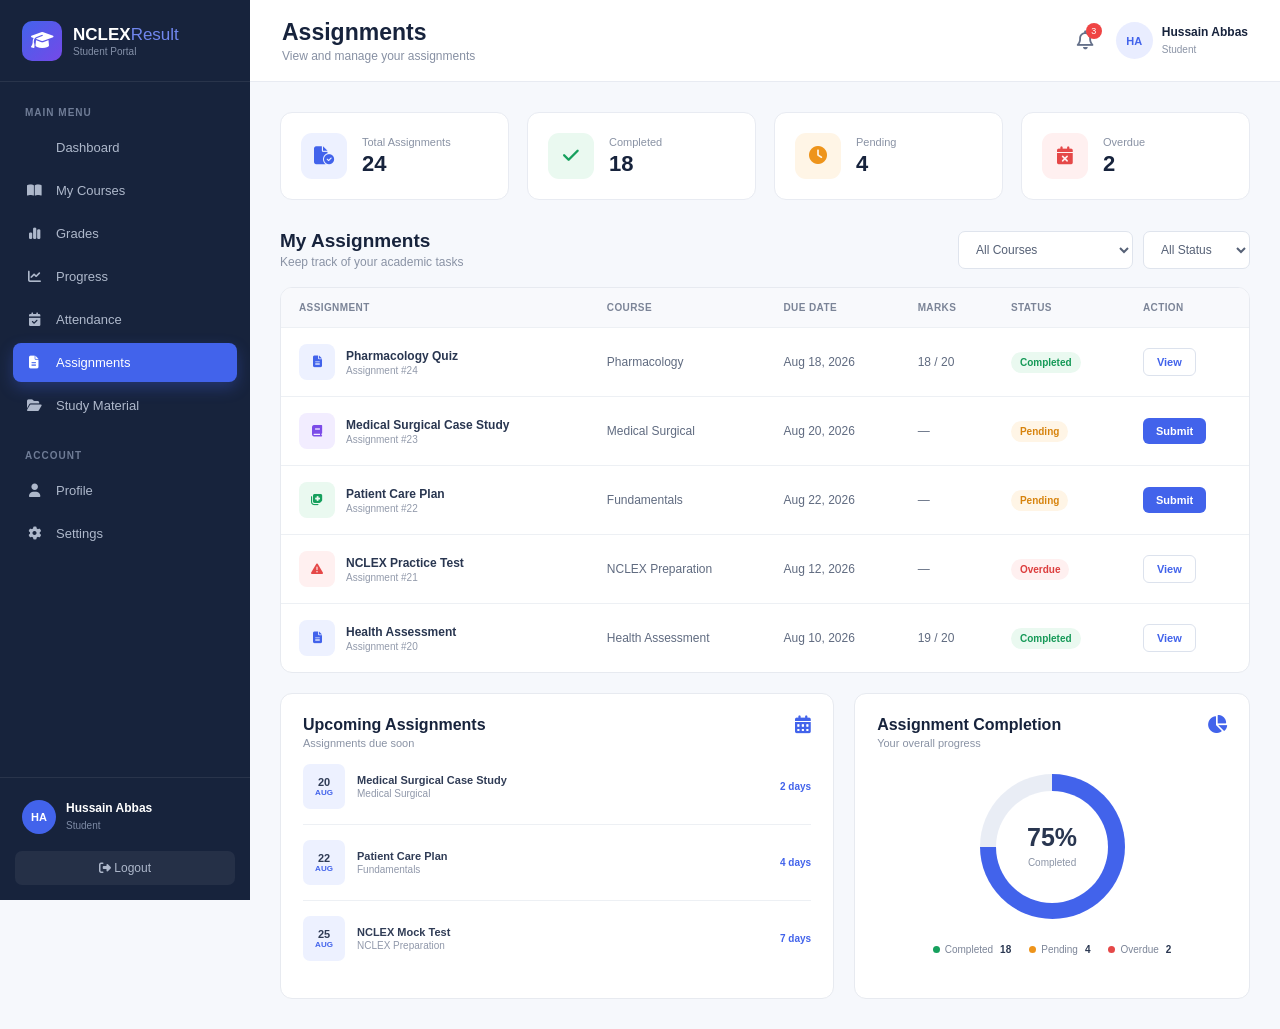
<file: assignments.html>
<!DOCTYPE html>
<html lang="en">
<head>
    <meta charset="UTF-8">
    <meta name="viewport" content="width=device-width, initial-scale=1.0">

    <title>Assignments | NCLEX Result</title>

    <link rel="stylesheet" href="./css/assignments.css">

    <link
        rel="stylesheet"
        href="https://cdnjs.cloudflare.com/ajax/libs/font-awesome/6.5.2/css/all.min.css"
    >
</head>

<body>

<div class="dashboard-wrapper">

    <!-- ================= SIDEBAR ================= -->

    <aside class="sidebar">

        <div class="sidebar-logo">
            <div class="logo-icon">
                <i class="fa-solid fa-graduation-cap"></i>
            </div>

            <div>
                <h2>NCLEX<span>Result</span></h2>
                <p>Student Portal</p>
            </div>
        </div>


        <nav class="sidebar-menu">

            <p class="menu-title">MAIN MENU</p>

            <a href="dashboard.html">
                <i class="fa-solid fa-grid-2"></i>
                <span>Dashboard</span>
            </a>

            <a href="course.html">
                <i class="fa-solid fa-book-open"></i>
                <span>My Courses</span>
            </a>

            <a href="grades.html">
                <i class="fa-solid fa-chart-simple"></i>
                <span>Grades</span>
            </a>

            <a href="progress.html">
                <i class="fa-solid fa-chart-line"></i>
                <span>Progress</span>
            </a>

            <a href="attendance.html">
                <i class="fa-solid fa-calendar-check"></i>
                <span>Attendance</span>
            </a>

            <a href="assignments.html" class="active">
                <i class="fa-solid fa-file-lines"></i>
                <span>Assignments</span>
            </a>

            <a href="study-material.html">
                <i class="fa-solid fa-folder-open"></i>
                <span>Study Material</span>
            </a>


            <p class="menu-title second-title">ACCOUNT</p>

            <a href="profile.html">
                <i class="fa-solid fa-user"></i>
                <span>Profile</span>
            </a>

            <a href="settings.html">
                <i class="fa-solid fa-gear"></i>
                <span>Settings</span>
            </a>

        </nav>


        <div class="sidebar-bottom">

            <div class="student-mini">

                <div class="student-avatar">
                    HA
                </div>

                <div>
                    <strong>Hussain Abbas</strong>
                    <small>Student</small>
                </div>

            </div>

            <button class="logout-btn">
                <i class="fa-solid fa-right-from-bracket"></i>
                Logout
            </button>

        </div>

    </aside>


    <!-- ================= MAIN ================= -->

    <main class="main-content">

        <!-- TOPBAR -->

        <header class="topbar">

            <div>
                <button class="mobile-menu">
                    <i class="fa-solid fa-bars"></i>
                </button>

                <h1>Assignments</h1>
                <p>View and manage your assignments</p>
            </div>


            <div class="topbar-right">

                <button class="notification-btn">
                    <i class="fa-regular fa-bell"></i>
                    <span>3</span>
                </button>

                <div class="top-profile">

                    <div class="top-avatar">
                        HA
                    </div>

                    <div>
                        <strong>Hussain Abbas</strong>
                        <small>Student</small>
                    </div>

                </div>

            </div>

        </header>


        <!-- ================= CONTENT ================= -->

        <section class="page-content">


            <!-- STATISTICS -->

            <div class="assignment-stats">

                <div class="stat-card">

                    <div class="stat-icon blue">
                        <i class="fa-solid fa-file-circle-check"></i>
                    </div>

                    <div>
                        <span>Total Assignments</span>
                        <strong>24</strong>
                    </div>

                </div>


                <div class="stat-card">

                    <div class="stat-icon green">
                        <i class="fa-solid fa-check"></i>
                    </div>

                    <div>
                        <span>Completed</span>
                        <strong>18</strong>
                    </div>

                </div>


                <div class="stat-card">

                    <div class="stat-icon orange">
                        <i class="fa-solid fa-clock"></i>
                    </div>

                    <div>
                        <span>Pending</span>
                        <strong>4</strong>
                    </div>

                </div>


                <div class="stat-card">

                    <div class="stat-icon red">
                        <i class="fa-solid fa-calendar-xmark"></i>
                    </div>

                    <div>
                        <span>Overdue</span>
                        <strong>2</strong>
                    </div>

                </div>

            </div>


            <!-- FILTER -->

            <div class="assignment-header">

                <div>
                    <h2>My Assignments</h2>
                    <p>Keep track of your academic tasks</p>
                </div>

                <div class="filters">

                    <select>
                        <option>All Courses</option>
                        <option>NCLEX-RN Preparation</option>
                        <option>Pharmacology</option>
                        <option>Medical Surgical</option>
                    </select>

                    <select>
                        <option>All Status</option>
                        <option>Completed</option>
                        <option>Pending</option>
                        <option>Overdue</option>
                    </select>

                </div>

            </div>


            <!-- ASSIGNMENT TABLE -->

            <div class="assignment-card">

                <div class="table-wrapper">

                    <table>

                        <thead>

                            <tr>
                                <th>Assignment</th>
                                <th>Course</th>
                                <th>Due Date</th>
                                <th>Marks</th>
                                <th>Status</th>
                                <th>Action</th>
                            </tr>

                        </thead>


                        <tbody>

                            <tr>

                                <td>

                                    <div class="assignment-name">

                                        <div class="assignment-icon">
                                            <i class="fa-solid fa-file-lines"></i>
                                        </div>

                                        <div>
                                            <strong>Pharmacology Quiz</strong>
                                            <small>Assignment #24</small>
                                        </div>

                                    </div>

                                </td>

                                <td>Pharmacology</td>

                                <td>Aug 18, 2026</td>

                                <td>18 / 20</td>

                                <td>
                                    <span class="status completed">
                                        Completed
                                    </span>
                                </td>

                                <td>
                                    <button class="view-btn">
                                        View
                                    </button>
                                </td>

                            </tr>


                            <tr>

                                <td>

                                    <div class="assignment-name">

                                        <div class="assignment-icon purple">
                                            <i class="fa-solid fa-book"></i>
                                        </div>

                                        <div>
                                            <strong>Medical Surgical Case Study</strong>
                                            <small>Assignment #23</small>
                                        </div>

                                    </div>

                                </td>

                                <td>Medical Surgical</td>

                                <td>Aug 20, 2026</td>

                                <td>—</td>

                                <td>
                                    <span class="status pending">
                                        Pending
                                    </span>
                                </td>

                                <td>
                                    <button class="submit-btn">
                                        Submit
                                    </button>
                                </td>

                            </tr>


                            <tr>

                                <td>

                                    <div class="assignment-name">

                                        <div class="assignment-icon green">
                                            <i class="fa-solid fa-notes-medical"></i>
                                        </div>

                                        <div>
                                            <strong>Patient Care Plan</strong>
                                            <small>Assignment #22</small>
                                        </div>

                                    </div>

                                </td>

                                <td>Fundamentals</td>

                                <td>Aug 22, 2026</td>

                                <td>—</td>

                                <td>
                                    <span class="status pending">
                                        Pending
                                    </span>
                                </td>

                                <td>
                                    <button class="submit-btn">
                                        Submit
                                    </button>
                                </td>

                            </tr>


                            <tr>

                                <td>

                                    <div class="assignment-name">

                                        <div class="assignment-icon red">
                                            <i class="fa-solid fa-triangle-exclamation"></i>
                                        </div>

                                        <div>
                                            <strong>NCLEX Practice Test</strong>
                                            <small>Assignment #21</small>
                                        </div>

                                    </div>

                                </td>

                                <td>NCLEX Preparation</td>

                                <td>Aug 12, 2026</td>

                                <td>—</td>

                                <td>
                                    <span class="status overdue">
                                        Overdue
                                    </span>
                                </td>

                                <td>
                                    <button class="view-btn">
                                        View
                                    </button>
                                </td>

                            </tr>


                            <tr>

                                <td>

                                    <div class="assignment-name">

                                        <div class="assignment-icon">
                                            <i class="fa-solid fa-file-lines"></i>
                                        </div>

                                        <div>
                                            <strong>Health Assessment</strong>
                                            <small>Assignment #20</small>
                                        </div>

                                    </div>

                                </td>

                                <td>Health Assessment</td>

                                <td>Aug 10, 2026</td>

                                <td>19 / 20</td>

                                <td>
                                    <span class="status completed">
                                        Completed
                                    </span>
                                </td>

                                <td>
                                    <button class="view-btn">
                                        View
                                    </button>
                                </td>

                            </tr>

                        </tbody>

                    </table>

                </div>

            </div>


            <!-- UPCOMING -->

            <div class="bottom-grid">

                <div class="upcoming-card">

                    <div class="card-heading">

                        <div>
                            <h3>Upcoming Assignments</h3>
                            <p>Assignments due soon</p>
                        </div>

                        <i class="fa-solid fa-calendar-days"></i>

                    </div>


                    <div class="upcoming-item">

                        <div class="date-box">
                            <strong>20</strong>
                            <span>AUG</span>
                        </div>

                        <div>
                            <strong>Medical Surgical Case Study</strong>
                            <p>Medical Surgical</p>
                        </div>

                        <span class="days-left">2 days</span>

                    </div>


                    <div class="upcoming-item">

                        <div class="date-box">
                            <strong>22</strong>
                            <span>AUG</span>
                        </div>

                        <div>
                            <strong>Patient Care Plan</strong>
                            <p>Fundamentals</p>
                        </div>

                        <span class="days-left">4 days</span>

                    </div>


                    <div class="upcoming-item">

                        <div class="date-box">
                            <strong>25</strong>
                            <span>AUG</span>
                        </div>

                        <div>
                            <strong>NCLEX Mock Test</strong>
                            <p>NCLEX Preparation</p>
                        </div>

                        <span class="days-left">7 days</span>

                    </div>

                </div>


                <!-- COMPLETION -->

                <div class="completion-card">

                    <div class="card-heading">

                        <div>
                            <h3>Assignment Completion</h3>
                            <p>Your overall progress</p>
                        </div>

                        <i class="fa-solid fa-chart-pie"></i>

                    </div>


                    <div class="completion-circle">

                        <div>
                            <strong>75%</strong>
                            <span>Completed</span>
                        </div>

                    </div>


                    <div class="completion-info">

                        <div>
                            <span class="dot completed-dot"></span>
                            Completed
                            <strong>18</strong>
                        </div>

                        <div>
                            <span class="dot pending-dot"></span>
                            Pending
                            <strong>4</strong>
                        </div>

                        <div>
                            <span class="dot overdue-dot"></span>
                            Overdue
                            <strong>2</strong>
                        </div>

                    </div>

                </div>

            </div>

        </section>

    </main>

</div>


<script>

    // Mobile menu
    const mobileMenu = document.querySelector(".mobile-menu");
    const sidebar = document.querySelector(".sidebar");

    if (mobileMenu) {

        mobileMenu.addEventListener("click", () => {
            sidebar.classList.toggle("show");
        });

    }


    // Logout demo
    const logoutBtn = document.querySelector(".logout-btn");

    if (logoutBtn) {

        logoutBtn.addEventListener("click", () => {

            const confirmLogout =
                confirm("Are you sure you want to logout?");

            if (confirmLogout) {
                window.location.href = "../login.html";
            }

        });

    }

</script>

</body>
</html>
</file>
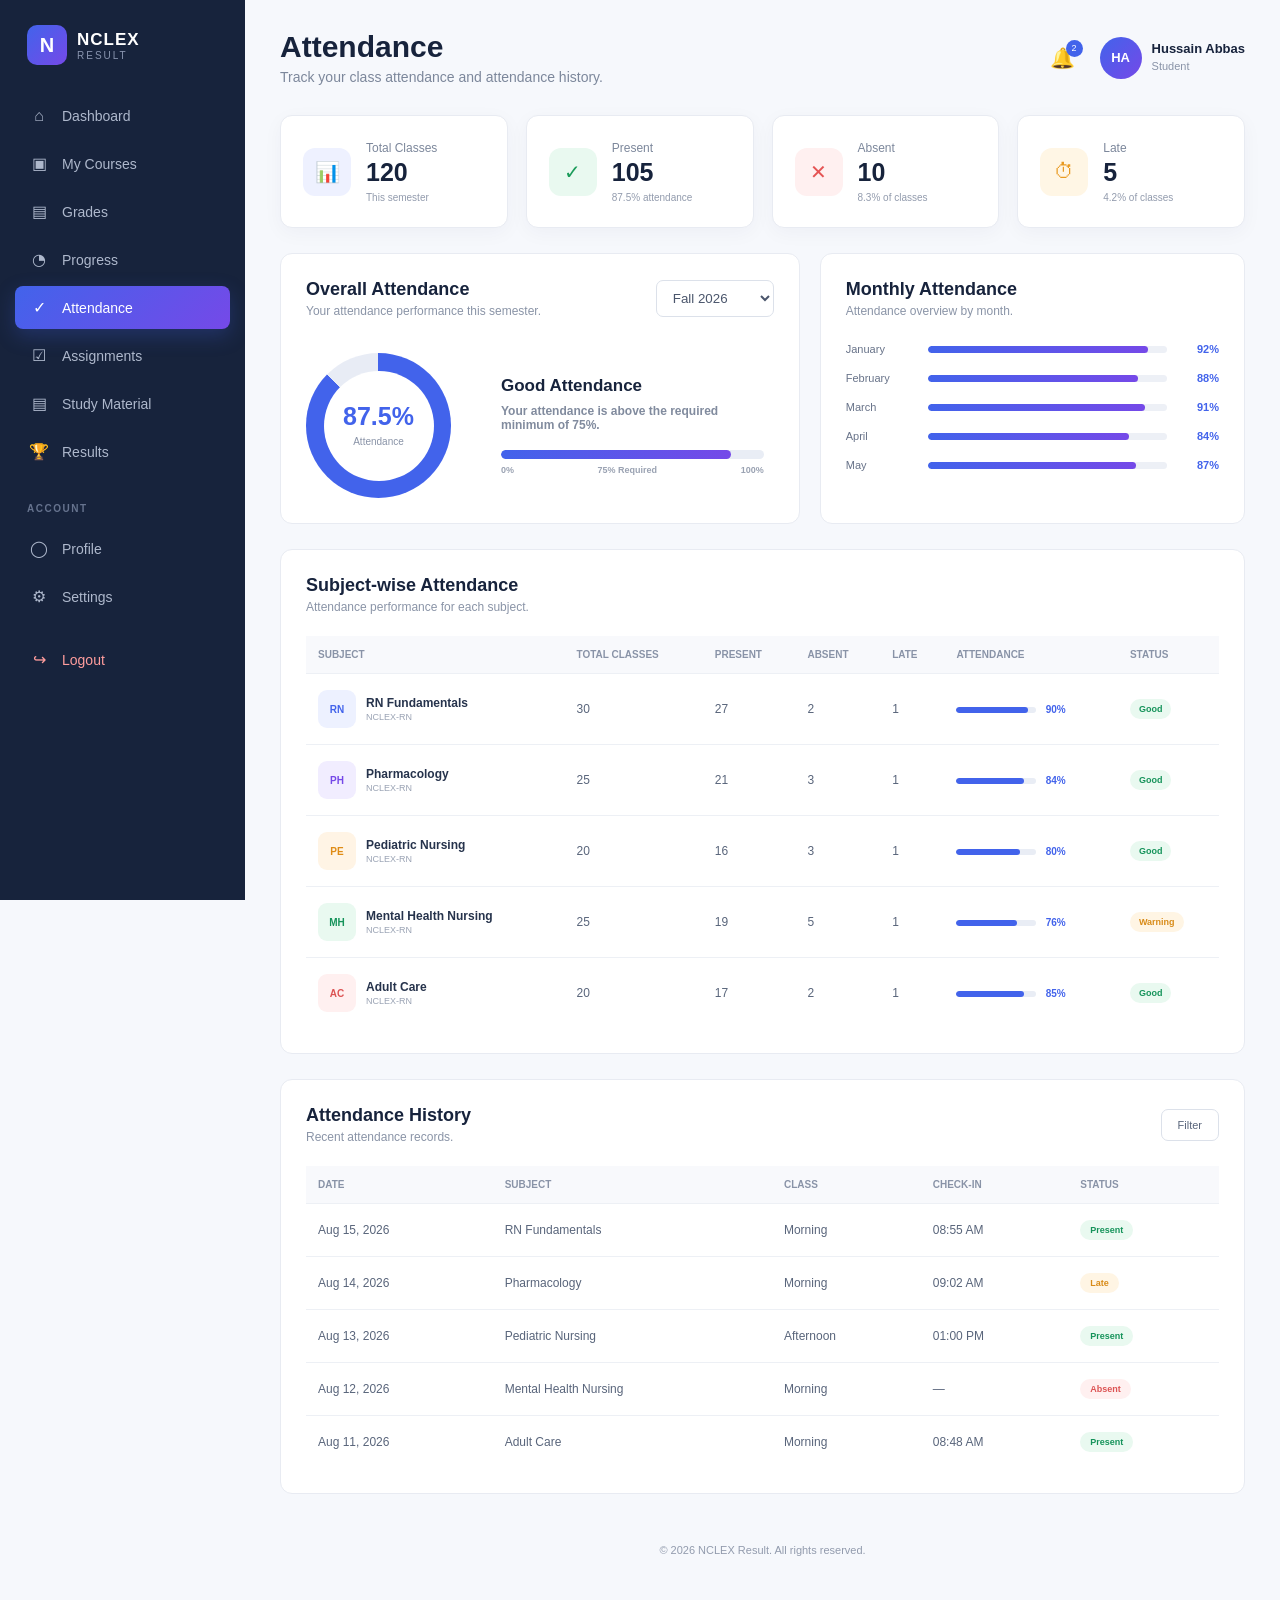
<file: attendance.html>
<!DOCTYPE html>
<html lang="en">
<head>
    <meta charset="UTF-8">
    <meta name="viewport" content="width=device-width, initial-scale=1.0">

    <title>Attendance | NCLEX Result</title>

    <link rel="stylesheet" href="css/attendance.css">
</head>

<body>

<!-- ================= SIDEBAR ================= -->

<aside class="sidebar">

    <div class="sidebar-logo">
        <div class="logo-icon">N</div>

        <div>
            <strong>NCLEX</strong>
            <span>RESULT</span>
        </div>
    </div>

    <nav class="sidebar-nav">

        <a href="dashboard.html">
            <span>⌂</span>
            Dashboard
        </a>

        <a href="course.html">
            <span>▣</span>
            My Courses
        </a>

        <a href="grades.html">
            <span>▤</span>
            Grades
        </a>

        <a href="progress.html">
            <span>◔</span>
            Progress
        </a>

        <a href="attendance.html" class="active">
            <span>✓</span>
            Attendance
        </a>

        <a href="assignments.html">
            <span>☑</span>
            Assignments
        </a>

        <a href="study-material.html">
            <span>▤</span>
            Study Material
        </a>

        <a href="results.html">
            <span>🏆</span>
            Results
        </a>

        <div class="sidebar-title">
            ACCOUNT
        </div>

        <a href="profile.html">
            <span>◯</span>
            Profile
        </a>

        <a href="settings.html">
            <span>⚙</span>
            Settings
        </a>

        <a href="index.html" class="logout">
            <span>↪</span>
            Logout
        </a>

    </nav>

</aside>


<!-- ================= MAIN ================= -->

<main class="main-content">

    <!-- TOP BAR -->

    <header class="topbar">

        <div>
            <h1>Attendance</h1>
            <p>Track your class attendance and attendance history.</p>
        </div>

        <div class="user-area">

            <div class="notification">
                🔔
                <span>2</span>
            </div>

            <div class="user-profile">

                <div class="avatar">
                    HA
                </div>

                <div class="user-info">
                    <strong>Hussain Abbas</strong>
                    <small>Student</small>
                </div>

            </div>

        </div>

    </header>


    <!-- ================= ATTENDANCE OVERVIEW ================= -->

    <section class="attendance-overview">

        <div class="attendance-card total">

            <div class="card-icon">
                📊
            </div>

            <div>
                <span>Total Classes</span>
                <h2>120</h2>
                <small>This semester</small>
            </div>

        </div>


        <div class="attendance-card present">

            <div class="card-icon">
                ✓
            </div>

            <div>
                <span>Present</span>
                <h2>105</h2>
                <small>87.5% attendance</small>
            </div>

        </div>


        <div class="attendance-card absent">

            <div class="card-icon">
                ✕
            </div>

            <div>
                <span>Absent</span>
                <h2>10</h2>
                <small>8.3% of classes</small>
            </div>

        </div>


        <div class="attendance-card late">

            <div class="card-icon">
                ⏱
            </div>

            <div>
                <span>Late</span>
                <h2>5</h2>
                <small>4.2% of classes</small>
            </div>

        </div>

    </section>


    <!-- ================= ATTENDANCE PERCENTAGE ================= -->

    <section class="attendance-main">

        <div class="attendance-summary">

            <div class="section-header">

                <div>
                    <h2>Overall Attendance</h2>
                    <p>Your attendance performance this semester.</p>
                </div>

                <select id="semesterSelect">
                    <option>Fall 2026</option>
                    <option>Spring 2026</option>
                    <option>Fall 2025</option>
                </select>

            </div>


            <div class="percentage-container">

                <div class="circle-progress">

                    <div class="circle-inner">
                        <strong>87.5%</strong>
                        <span>Attendance</span>
                    </div>

                </div>

                <div class="attendance-status">

                    <h3>Good Attendance</h3>

                    <p>
                        Your attendance is above the required
                        minimum of 75%.
                    </p>

                    <div class="status-bar">

                        <div></div>

                    </div>

                    <div class="status-labels">

                        <span>0%</span>
                        <span>75% Required</span>
                        <span>100%</span>

                    </div>

                </div>

            </div>

        </div>


        <!-- ================= MONTHLY ATTENDANCE ================= -->

        <div class="monthly-card">

            <div class="section-header">

                <div>
                    <h2>Monthly Attendance</h2>
                    <p>Attendance overview by month.</p>
                </div>

            </div>

            <div class="month-list">

                <div class="month-row">

                    <span>January</span>

                    <div class="mini-progress">
                        <div style="width: 92%;"></div>
                    </div>

                    <strong>92%</strong>

                </div>


                <div class="month-row">

                    <span>February</span>

                    <div class="mini-progress">
                        <div style="width: 88%;"></div>
                    </div>

                    <strong>88%</strong>

                </div>


                <div class="month-row">

                    <span>March</span>

                    <div class="mini-progress">
                        <div style="width: 91%;"></div>
                    </div>

                    <strong>91%</strong>

                </div>


                <div class="month-row">

                    <span>April</span>

                    <div class="mini-progress">
                        <div style="width: 84%;"></div>
                    </div>

                    <strong>84%</strong>

                </div>


                <div class="month-row">

                    <span>May</span>

                    <div class="mini-progress">
                        <div style="width: 87%;"></div>
                    </div>

                    <strong>87%</strong>

                </div>

            </div>

        </div>

    </section>


    <!-- ================= SUBJECT ATTENDANCE ================= -->

    <section class="content-card">

        <div class="section-header">

            <div>
                <h2>Subject-wise Attendance</h2>
                <p>Attendance performance for each subject.</p>
            </div>

        </div>


        <div class="table-wrapper">

            <table>

                <thead>

                    <tr>
                        <th>Subject</th>
                        <th>Total Classes</th>
                        <th>Present</th>
                        <th>Absent</th>
                        <th>Late</th>
                        <th>Attendance</th>
                        <th>Status</th>
                    </tr>

                </thead>

                <tbody>

                    <tr>

                        <td>
                            <div class="subject-name">
                                <div class="subject-icon blue">RN</div>

                                <div>
                                    <strong>RN Fundamentals</strong>
                                    <small>NCLEX-RN</small>
                                </div>
                            </div>
                        </td>

                        <td>30</td>
                        <td>27</td>
                        <td>2</td>
                        <td>1</td>

                        <td>
                            <div class="table-progress">
                                <div style="width:90%;"></div>
                            </div>

                            <span class="percentage">90%</span>
                        </td>

                        <td>
                            <span class="status good">Good</span>
                        </td>

                    </tr>


                    <tr>

                        <td>
                            <div class="subject-name">

                                <div class="subject-icon purple">
                                    PH
                                </div>

                                <div>
                                    <strong>Pharmacology</strong>
                                    <small>NCLEX-RN</small>
                                </div>

                            </div>
                        </td>

                        <td>25</td>
                        <td>21</td>
                        <td>3</td>
                        <td>1</td>

                        <td>

                            <div class="table-progress">
                                <div style="width:84%;"></div>
                            </div>

                            <span class="percentage">84%</span>

                        </td>

                        <td>
                            <span class="status good">Good</span>
                        </td>

                    </tr>


                    <tr>

                        <td>

                            <div class="subject-name">

                                <div class="subject-icon orange">
                                    PE
                                </div>

                                <div>
                                    <strong>Pediatric Nursing</strong>
                                    <small>NCLEX-RN</small>
                                </div>

                            </div>

                        </td>

                        <td>20</td>
                        <td>16</td>
                        <td>3</td>
                        <td>1</td>

                        <td>

                            <div class="table-progress">
                                <div style="width:80%;"></div>
                            </div>

                            <span class="percentage">80%</span>

                        </td>

                        <td>
                            <span class="status good">Good</span>
                        </td>

                    </tr>


                    <tr>

                        <td>

                            <div class="subject-name">

                                <div class="subject-icon green">
                                    MH
                                </div>

                                <div>
                                    <strong>Mental Health Nursing</strong>
                                    <small>NCLEX-RN</small>
                                </div>

                            </div>

                        </td>

                        <td>25</td>
                        <td>19</td>
                        <td>5</td>
                        <td>1</td>

                        <td>

                            <div class="table-progress">
                                <div style="width:76%;"></div>
                            </div>

                            <span class="percentage">76%</span>

                        </td>

                        <td>
                            <span class="status warning">Warning</span>
                        </td>

                    </tr>


                    <tr>

                        <td>

                            <div class="subject-name">

                                <div class="subject-icon red">
                                    AC
                                </div>

                                <div>
                                    <strong>Adult Care</strong>
                                    <small>NCLEX-RN</small>
                                </div>

                            </div>

                        </td>

                        <td>20</td>
                        <td>17</td>
                        <td>2</td>
                        <td>1</td>

                        <td>

                            <div class="table-progress">
                                <div style="width:85%;"></div>
                            </div>

                            <span class="percentage">85%</span>

                        </td>

                        <td>
                            <span class="status good">Good</span>
                        </td>

                    </tr>

                </tbody>

            </table>

        </div>

    </section>


    <!-- ================= ATTENDANCE HISTORY ================= -->

    <section class="content-card">

        <div class="section-header">

            <div>
                <h2>Attendance History</h2>
                <p>Recent attendance records.</p>
            </div>

            <button class="filter-button">
                Filter
            </button>

        </div>


        <div class="table-wrapper">

            <table>

                <thead>

                    <tr>
                        <th>Date</th>
                        <th>Subject</th>
                        <th>Class</th>
                        <th>Check-in</th>
                        <th>Status</th>
                    </tr>

                </thead>

                <tbody>

                    <tr>

                        <td>Aug 15, 2026</td>

                        <td>RN Fundamentals</td>

                        <td>Morning</td>

                        <td>08:55 AM</td>

                        <td>
                            <span class="attendance-status present-status">
                                Present
                            </span>
                        </td>

                    </tr>


                    <tr>

                        <td>Aug 14, 2026</td>

                        <td>Pharmacology</td>

                        <td>Morning</td>

                        <td>09:02 AM</td>

                        <td>
                            <span class="attendance-status late-status">
                                Late
                            </span>
                        </td>

                    </tr>


                    <tr>

                        <td>Aug 13, 2026</td>

                        <td>Pediatric Nursing</td>

                        <td>Afternoon</td>

                        <td>01:00 PM</td>

                        <td>
                            <span class="attendance-status present-status">
                                Present
                            </span>
                        </td>

                    </tr>


                    <tr>

                        <td>Aug 12, 2026</td>

                        <td>Mental Health Nursing</td>

                        <td>Morning</td>

                        <td>—</td>

                        <td>
                            <span class="attendance-status absent-status">
                                Absent
                            </span>
                        </td>

                    </tr>


                    <tr>

                        <td>Aug 11, 2026</td>

                        <td>Adult Care</td>

                        <td>Morning</td>

                        <td>08:48 AM</td>

                        <td>
                            <span class="attendance-status present-status">
                                Present
                            </span>
                        </td>

                    </tr>

                </tbody>

            </table>

        </div>

    </section>


    <!-- ================= FOOTER ================= -->

    <footer>

        <p>
            © 2026 NCLEX Result. All rights reserved.
        </p>

    </footer>

</main>


<script>

    const semesterSelect =
        document.getElementById("semesterSelect");

    semesterSelect.addEventListener("change", function () {

        console.log(
            "Selected semester:",
            this.value
        );

    });

</script>

</body>
</html>
</file>
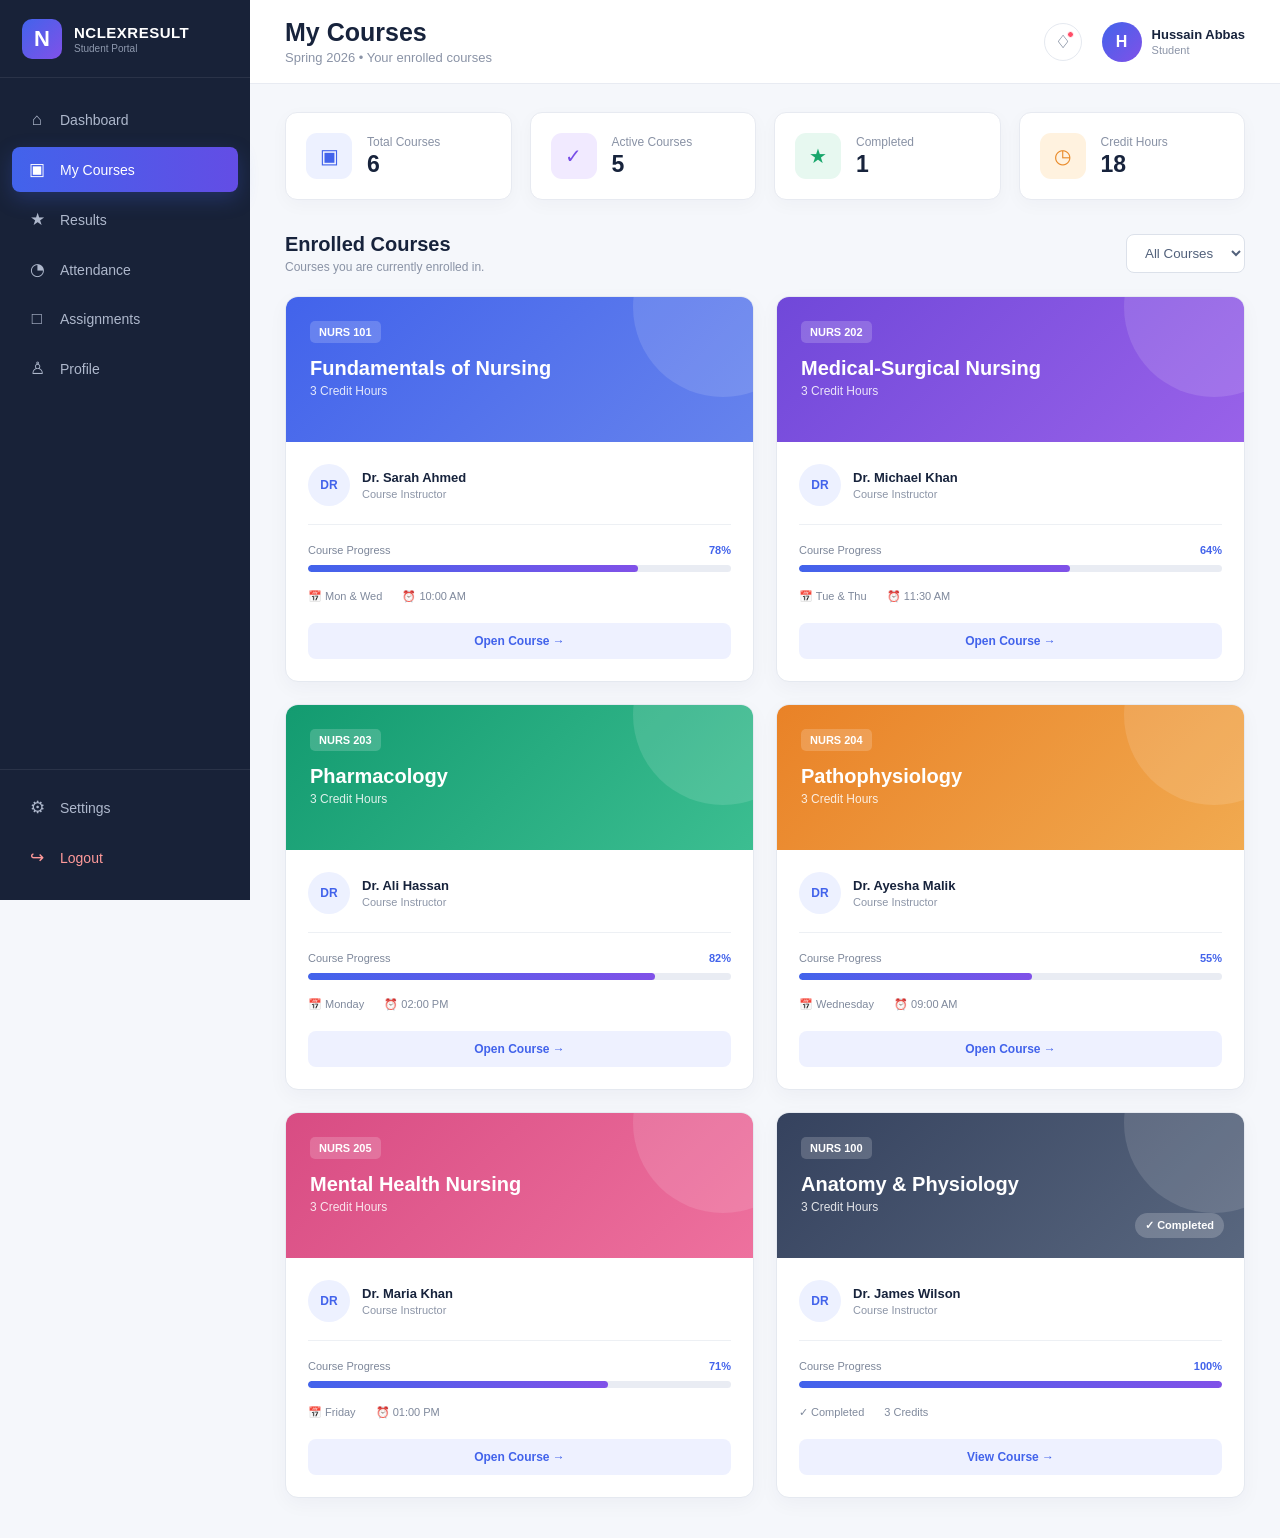
<file: course.html>
<!DOCTYPE html>
<html lang="en">
<head>
    <meta charset="UTF-8">
    <meta name="viewport" content="width=device-width, initial-scale=1.0">

    <title>My Courses - NCLEXRESULT</title>

    <!-- Course CSS -->
    <link rel="stylesheet" href="../css/course.css">
</head>

<body>

    <!-- ================= SIDEBAR ================= -->

    <aside class="sidebar">

        <div class="sidebar-logo">
            <div class="logo-icon">N</div>

            <div>
                <h2>NCLEXRESULT</h2>
                <span>Student Portal</span>
            </div>
        </div>

        <nav class="sidebar-nav">

            <a href="dashboard.html" class="nav-item">
                <span class="nav-icon">⌂</span>
                <span>Dashboard</span>
            </a>

            <a href="course.html" class="nav-item active">
                <span class="nav-icon">▣</span>
                <span>My Courses</span>
            </a>

            <a href="grade.html" class="nav-item">
                <span class="nav-icon">★</span>
                <span>Results</span>
            </a>

            <a href="progress.html" class="nav-item">
                <span class="nav-icon">◔</span>
                <span>Attendance</span>
            </a>

            <a href="schedule.html" class="nav-item">
                <span class="nav-icon">□</span>
                <span>Assignments</span>
            </a>

            <a href="profile.html" class="nav-item">
                <span class="nav-icon">♙</span>
                <span>Profile</span>
            </a>

        </nav>

        <div class="sidebar-bottom">

            <a href="#" class="nav-item">
                <span class="nav-icon">⚙</span>
                <span>Settings</span>
            </a>

            <a href="index.html" class="nav-item logout">
                <span class="nav-icon">↪</span>
                <span>Logout</span>
            </a>

        </div>

    </aside>


    <!-- ================= MAIN ================= -->

    <main class="main-content">

        <!-- TOP BAR -->

        <header class="topbar">

            <div>
                <h1>My Courses</h1>
                <p>Spring 2026 • Your enrolled courses</p>
            </div>

            <div class="topbar-right">

                <button class="notification-btn">
                    ♢
                    <span></span>
                </button>

                <div class="profile-mini">

                    <div class="avatar">
                        H
                    </div>

                    <div>
                        <strong>Hussain Abbas</strong>
                        <small>Student</small>
                    </div>

                </div>

            </div>

        </header>


        <!-- ================= COURSE STATS ================= -->

        <section class="course-stats">

            <div class="stat-card">

                <div class="stat-icon blue">
                    ▣
                </div>

                <div>
                    <span>Total Courses</span>
                    <strong>6</strong>
                </div>

            </div>


            <div class="stat-card">

                <div class="stat-icon purple">
                    ✓
                </div>

                <div>
                    <span>Active Courses</span>
                    <strong>5</strong>
                </div>

            </div>


            <div class="stat-card">

                <div class="stat-icon green">
                    ★
                </div>

                <div>
                    <span>Completed</span>
                    <strong>1</strong>
                </div>

            </div>


            <div class="stat-card">

                <div class="stat-icon orange">
                    ◷
                </div>

                <div>
                    <span>Credit Hours</span>
                    <strong>18</strong>
                </div>

            </div>

        </section>


        <!-- ================= PAGE HEADER ================= -->

        <section class="courses-header">

            <div>
                <h2>Enrolled Courses</h2>
                <p>Courses you are currently enrolled in.</p>
            </div>

            <select id="courseFilter">
                <option value="all">All Courses</option>
                <option value="active">Active</option>
                <option value="completed">Completed</option>
            </select>

        </section>


        <!-- ================= COURSES ================= -->

        <section class="courses-grid">


            <!-- COURSE 1 -->

            <article class="course-card" data-status="active">

                <div class="course-banner blue-banner">

                    <span class="course-code">
                        NURS 101
                    </span>

                    <h3>
                        Fundamentals of Nursing
                    </h3>

                    <p>
                        3 Credit Hours
                    </p>

                </div>


                <div class="course-body">

                    <div class="teacher">

                        <div class="teacher-avatar">
                            DR
                        </div>

                        <div>
                            <strong>Dr. Sarah Ahmed</strong>
                            <span>Course Instructor</span>
                        </div>

                    </div>


                    <div class="course-progress">

                        <div class="progress-heading">
                            <span>Course Progress</span>
                            <strong>78%</strong>
                        </div>

                        <div class="progress">
                            <div style="width:78%"></div>
                        </div>

                    </div>


                    <div class="course-info">

                        <span>
                            📅 Mon & Wed
                        </span>

                        <span>
                            ⏰ 10:00 AM
                        </span>

                    </div>


                    <a href="#" class="course-btn">
                        Open Course →
                    </a>

                </div>

            </article>


            <!-- COURSE 2 -->

            <article class="course-card" data-status="active">

                <div class="course-banner purple-banner">

                    <span class="course-code">
                        NURS 202
                    </span>

                    <h3>
                        Medical-Surgical Nursing
                    </h3>

                    <p>
                        3 Credit Hours
                    </p>

                </div>


                <div class="course-body">

                    <div class="teacher">

                        <div class="teacher-avatar">
                            DR
                        </div>

                        <div>
                            <strong>Dr. Michael Khan</strong>
                            <span>Course Instructor</span>
                        </div>

                    </div>


                    <div class="course-progress">

                        <div class="progress-heading">
                            <span>Course Progress</span>
                            <strong>64%</strong>
                        </div>

                        <div class="progress">
                            <div style="width:64%"></div>
                        </div>

                    </div>


                    <div class="course-info">

                        <span>
                            📅 Tue & Thu
                        </span>

                        <span>
                            ⏰ 11:30 AM
                        </span>

                    </div>


                    <a href="#" class="course-btn">
                        Open Course →
                    </a>

                </div>

            </article>


            <!-- COURSE 3 -->

            <article class="course-card" data-status="active">

                <div class="course-banner green-banner">

                    <span class="course-code">
                        NURS 203
                    </span>

                    <h3>
                        Pharmacology
                    </h3>

                    <p>
                        3 Credit Hours
                    </p>

                </div>


                <div class="course-body">

                    <div class="teacher">

                        <div class="teacher-avatar">
                            DR
                        </div>

                        <div>
                            <strong>Dr. Ali Hassan</strong>
                            <span>Course Instructor</span>
                        </div>

                    </div>


                    <div class="course-progress">

                        <div class="progress-heading">
                            <span>Course Progress</span>
                            <strong>82%</strong>
                        </div>

                        <div class="progress">
                            <div style="width:82%"></div>
                        </div>

                    </div>


                    <div class="course-info">

                        <span>
                            📅 Monday
                        </span>

                        <span>
                            ⏰ 02:00 PM
                        </span>

                    </div>


                    <a href="#" class="course-btn">
                        Open Course →
                    </a>

                </div>

            </article>


            <!-- COURSE 4 -->

            <article class="course-card" data-status="active">

                <div class="course-banner orange-banner">

                    <span class="course-code">
                        NURS 204
                    </span>

                    <h3>
                        Pathophysiology
                    </h3>

                    <p>
                        3 Credit Hours
                    </p>

                </div>


                <div class="course-body">

                    <div class="teacher">

                        <div class="teacher-avatar">
                            DR
                        </div>

                        <div>
                            <strong>Dr. Ayesha Malik</strong>
                            <span>Course Instructor</span>
                        </div>

                    </div>


                    <div class="course-progress">

                        <div class="progress-heading">
                            <span>Course Progress</span>
                            <strong>55%</strong>
                        </div>

                        <div class="progress">
                            <div style="width:55%"></div>
                        </div>

                    </div>


                    <div class="course-info">

                        <span>
                            📅 Wednesday
                        </span>

                        <span>
                            ⏰ 09:00 AM
                        </span>

                    </div>


                    <a href="#" class="course-btn">
                        Open Course →
                    </a>

                </div>

            </article>


            <!-- COURSE 5 -->

            <article class="course-card" data-status="active">

                <div class="course-banner pink-banner">

                    <span class="course-code">
                        NURS 205
                    </span>

                    <h3>
                        Mental Health Nursing
                    </h3>

                    <p>
                        3 Credit Hours
                    </p>

                </div>


                <div class="course-body">

                    <div class="teacher">

                        <div class="teacher-avatar">
                            DR
                        </div>

                        <div>
                            <strong>Dr. Maria Khan</strong>
                            <span>Course Instructor</span>
                        </div>

                    </div>


                    <div class="course-progress">

                        <div class="progress-heading">
                            <span>Course Progress</span>
                            <strong>71%</strong>
                        </div>

                        <div class="progress">
                            <div style="width:71%"></div>
                        </div>

                    </div>


                    <div class="course-info">

                        <span>
                            📅 Friday
                        </span>

                        <span>
                            ⏰ 01:00 PM
                        </span>

                    </div>


                    <a href="#" class="course-btn">
                        Open Course →
                    </a>

                </div>

            </article>


            <!-- COMPLETED COURSE -->

            <article class="course-card" data-status="completed">

                <div class="course-banner dark-banner">

                    <span class="course-code">
                        NURS 100
                    </span>

                    <h3>
                        Anatomy & Physiology
                    </h3>

                    <p>
                        3 Credit Hours
                    </p>

                    <span class="completed-badge">
                        ✓ Completed
                    </span>

                </div>


                <div class="course-body">

                    <div class="teacher">

                        <div class="teacher-avatar">
                            DR
                        </div>

                        <div>
                            <strong>Dr. James Wilson</strong>
                            <span>Course Instructor</span>
                        </div>

                    </div>


                    <div class="course-progress">

                        <div class="progress-heading">
                            <span>Course Progress</span>
                            <strong>100%</strong>
                        </div>

                        <div class="progress">
                            <div style="width:100%"></div>
                        </div>

                    </div>


                    <div class="course-info">

                        <span>
                            ✓ Completed
                        </span>

                        <span>
                            3 Credits
                        </span>

                    </div>


                    <a href="#" class="course-btn">
                        View Course →
                    </a>

                </div>

            </article>


        </section>

    </main>


    <script>
        const filter = document.getElementById("courseFilter");
        const courses = document.querySelectorAll(".course-card");

        filter.addEventListener("change", function () {

            const value = this.value;

            courses.forEach(course => {

                if (value === "all") {
                    course.style.display = "block";
                }

                else if (course.dataset.status === value) {
                    course.style.display = "block";
                }

                else {
                    course.style.display = "none";
                }

            });

        });
    </script>

</body>
</html>
</file>
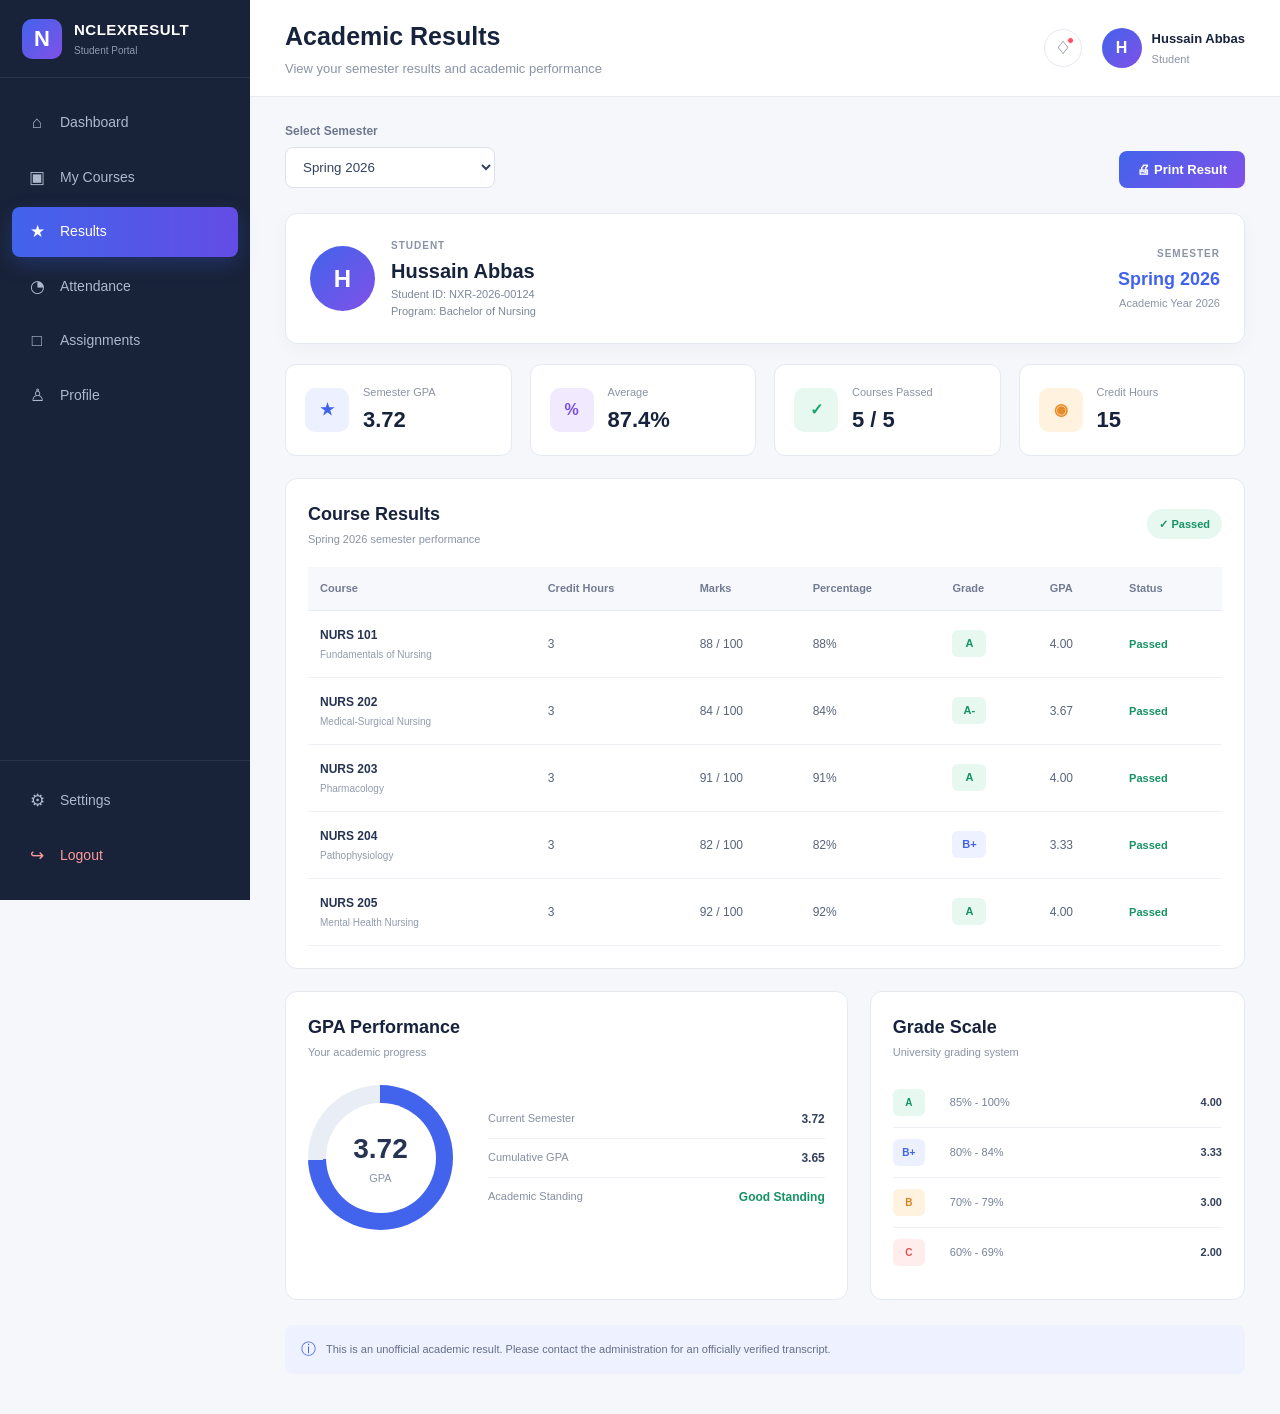
<file: grade.html>
<!DOCTYPE html>
<html lang="en">
<head>
    <meta charset="UTF-8">
    <meta name="viewport" content="width=device-width, initial-scale=1.0">

    <title>Results - NCLEXRESULT</title>

    <link rel="stylesheet" href="../css/grade.css">
</head>

<body>

    <!-- ================= SIDEBAR ================= -->

    <aside class="sidebar">

        <div class="sidebar-logo">
            <div class="logo-icon">N</div>

            <div>
                <h2>NCLEXRESULT</h2>
                <span>Student Portal</span>
            </div>
        </div>

        <nav class="sidebar-nav">

            <a href="dashboard.html" class="nav-item">
                <span class="nav-icon">⌂</span>
                <span>Dashboard</span>
            </a>

            <a href="course.html" class="nav-item">
                <span class="nav-icon">▣</span>
                <span>My Courses</span>
            </a>

            <a href="grade.html" class="nav-item active">
                <span class="nav-icon">★</span>
                <span>Results</span>
            </a>

            <a href="progress.html" class="nav-item">
                <span class="nav-icon">◔</span>
                <span>Attendance</span>
            </a>

            <a href="schedule.html" class="nav-item">
                <span class="nav-icon">□</span>
                <span>Assignments</span>
            </a>

            <a href="profile.html" class="nav-item">
                <span class="nav-icon">♙</span>
                <span>Profile</span>
            </a>

        </nav>

        <div class="sidebar-bottom">

            <a href="#" class="nav-item">
                <span class="nav-icon">⚙</span>
                <span>Settings</span>
            </a>

            <a href="index.html" class="nav-item logout">
                <span class="nav-icon">↪</span>
                <span>Logout</span>
            </a>

        </div>

    </aside>


    <!-- ================= MAIN ================= -->

    <main class="main-content">

        <!-- TOPBAR -->

        <header class="topbar">

            <div>
                <h1>Academic Results</h1>
                <p>View your semester results and academic performance</p>
            </div>

            <div class="topbar-right">

                <button class="notification-btn">
                    ♢
                    <span></span>
                </button>

                <div class="profile-mini">

                    <div class="avatar">
                        H
                    </div>

                    <div>
                        <strong>Hussain Abbas</strong>
                        <small>Student</small>
                    </div>

                </div>

            </div>

        </header>


        <!-- ================= RESULT TOOLBAR ================= -->

        <section class="result-toolbar">

            <div>
                <label for="semester">Select Semester</label>

                <select id="semester">
                    <option value="spring2026">
                        Spring 2026
                    </option>

                    <option value="fall2025">
                        Fall 2025
                    </option>

                    <option value="spring2025">
                        Spring 2025
                    </option>
                </select>
            </div>

            <button class="print-btn" onclick="window.print()">
                🖨 Print Result
            </button>

        </section>


        <!-- ================= STUDENT RESULT HEADER ================= -->

        <section class="student-result-card">

            <div class="student-info">

                <div class="student-avatar">
                    H
                </div>

                <div>

                    <span class="small-label">
                        STUDENT
                    </span>

                    <h2>Hussain Abbas</h2>

                    <p>
                        Student ID: NXR-2026-00124
                    </p>

                    <p>
                        Program: Bachelor of Nursing
                    </p>

                </div>

            </div>


            <div class="semester-info">

                <span class="small-label">
                    SEMESTER
                </span>

                <strong>Spring 2026</strong>

                <span>
                    Academic Year 2026
                </span>

            </div>

        </section>


        <!-- ================= RESULT SUMMARY ================= -->

        <section class="result-summary">

            <div class="summary-card">

                <div class="summary-icon blue">
                    ★
                </div>

                <div>
                    <span>Semester GPA</span>
                    <strong>3.72</strong>
                </div>

            </div>


            <div class="summary-card">

                <div class="summary-icon purple">
                    %
                </div>

                <div>
                    <span>Average</span>
                    <strong>87.4%</strong>
                </div>

            </div>


            <div class="summary-card">

                <div class="summary-icon green">
                    ✓
                </div>

                <div>
                    <span>Courses Passed</span>
                    <strong>5 / 5</strong>
                </div>

            </div>


            <div class="summary-card">

                <div class="summary-icon orange">
                    ◉
                </div>

                <div>
                    <span>Credit Hours</span>
                    <strong>15</strong>
                </div>

            </div>

        </section>


        <!-- ================= PERFORMANCE ================= -->

        <section class="performance-section">

            <div class="section-title">

                <div>
                    <h2>Course Results</h2>
                    <p>
                        Spring 2026 semester performance
                    </p>
                </div>

                <span class="result-status">
                    ✓ Passed
                </span>

            </div>


            <!-- RESULT TABLE -->

            <div class="table-wrapper">

                <table class="result-table">

                    <thead>

                        <tr>
                            <th>Course</th>
                            <th>Credit Hours</th>
                            <th>Marks</th>
                            <th>Percentage</th>
                            <th>Grade</th>
                            <th>GPA</th>
                            <th>Status</th>
                        </tr>

                    </thead>


                    <tbody>

                        <tr>

                            <td>
                                <strong>NURS 101</strong>
                                <span>Fundamentals of Nursing</span>
                            </td>

                            <td>3</td>

                            <td>88 / 100</td>

                            <td>88%</td>

                            <td>
                                <span class="grade grade-a">
                                    A
                                </span>
                            </td>

                            <td>4.00</td>

                            <td>
                                <span class="passed">
                                    Passed
                                </span>
                            </td>

                        </tr>


                        <tr>

                            <td>
                                <strong>NURS 202</strong>
                                <span>Medical-Surgical Nursing</span>
                            </td>

                            <td>3</td>

                            <td>84 / 100</td>

                            <td>84%</td>

                            <td>
                                <span class="grade grade-a">
                                    A-
                                </span>
                            </td>

                            <td>3.67</td>

                            <td>
                                <span class="passed">
                                    Passed
                                </span>
                            </td>

                        </tr>


                        <tr>

                            <td>
                                <strong>NURS 203</strong>
                                <span>Pharmacology</span>
                            </td>

                            <td>3</td>

                            <td>91 / 100</td>

                            <td>91%</td>

                            <td>
                                <span class="grade grade-a">
                                    A
                                </span>
                            </td>

                            <td>4.00</td>

                            <td>
                                <span class="passed">
                                    Passed
                                </span>
                            </td>

                        </tr>


                        <tr>

                            <td>
                                <strong>NURS 204</strong>
                                <span>Pathophysiology</span>
                            </td>

                            <td>3</td>

                            <td>82 / 100</td>

                            <td>82%</td>

                            <td>
                                <span class="grade grade-b">
                                    B+
                                </span>
                            </td>

                            <td>3.33</td>

                            <td>
                                <span class="passed">
                                    Passed
                                </span>
                            </td>

                        </tr>


                        <tr>

                            <td>
                                <strong>NURS 205</strong>
                                <span>Mental Health Nursing</span>
                            </td>

                            <td>3</td>

                            <td>92 / 100</td>

                            <td>92%</td>

                            <td>
                                <span class="grade grade-a">
                                    A
                                </span>
                            </td>

                            <td>4.00</td>

                            <td>
                                <span class="passed">
                                    Passed
                                </span>
                            </td>

                        </tr>

                    </tbody>

                </table>

            </div>

        </section>


        <!-- ================= GPA SECTION ================= -->

        <section class="bottom-grid">

            <div class="gpa-card">

                <div class="section-title">
                    <div>
                        <h2>GPA Performance</h2>
                        <p>Your academic progress</p>
                    </div>
                </div>


                <div class="gpa-content">

                    <div class="gpa-circle">

                        <div>
                            <strong>3.72</strong>
                            <span>GPA</span>
                        </div>

                    </div>


                    <div class="gpa-details">

                        <div>
                            <span>Current Semester</span>
                            <strong>3.72</strong>
                        </div>

                        <div>
                            <span>Cumulative GPA</span>
                            <strong>3.65</strong>
                        </div>

                        <div>
                            <span>Academic Standing</span>
                            <strong class="good">
                                Good Standing
                            </strong>
                        </div>

                    </div>

                </div>

            </div>


            <!-- GRADE SCALE -->

            <div class="grade-scale">

                <div class="section-title">
                    <div>
                        <h2>Grade Scale</h2>
                        <p>University grading system</p>
                    </div>
                </div>


                <div class="scale-list">

                    <div>
                        <span class="scale-grade a">
                            A
                        </span>

                        <span>
                            85% - 100%
                        </span>

                        <strong>
                            4.00
                        </strong>
                    </div>


                    <div>
                        <span class="scale-grade b">
                            B+
                        </span>

                        <span>
                            80% - 84%
                        </span>

                        <strong>
                            3.33
                        </strong>
                    </div>


                    <div>
                        <span class="scale-grade c">
                            B
                        </span>

                        <span>
                            70% - 79%
                        </span>

                        <strong>
                            3.00
                        </strong>
                    </div>


                    <div>
                        <span class="scale-grade d">
                            C
                        </span>

                        <span>
                            60% - 69%
                        </span>

                        <strong>
                            2.00
                        </strong>
                    </div>

                </div>

            </div>

        </section>


        <!-- ================= FOOTER NOTE ================= -->

        <div class="result-note">

            <span>ⓘ</span>

            <p>
                This is an unofficial academic result.
                Please contact the administration for an
                officially verified transcript.
            </p>

        </div>


    </main>


    <script>

        const semester = document.getElementById("semester");

        semester.addEventListener("change", function () {

            const selected = this.value;

            console.log(
                "Selected semester:",
                selected
            );

            /*
             * Later we will connect this
             * with Supabase and load the
             * real student's results.
             */

        });

    </script>

</body>
</html>
</file>
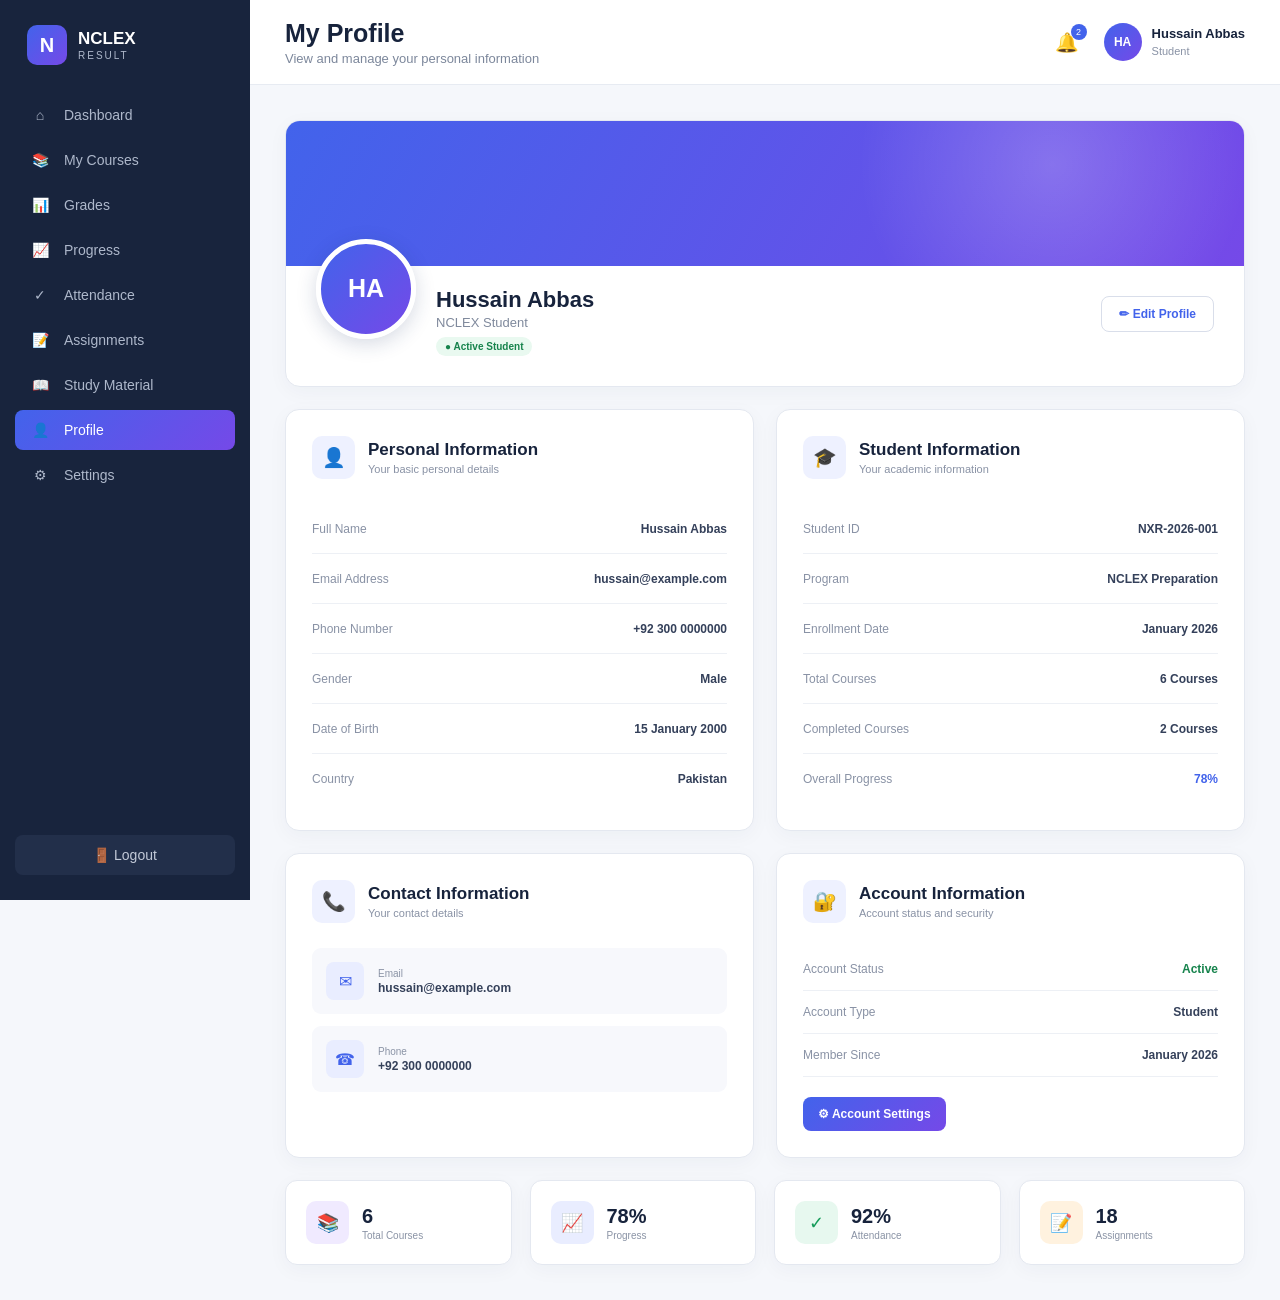
<file: profile.html>
<!DOCTYPE html>
<html lang="en">
<head>
    <meta charset="UTF-8">
    <meta name="viewport" content="width=device-width, initial-scale=1.0">

    <title>Profile - NCLEX Result</title>

    <link rel="stylesheet" href="./css/profile.css">
</head>

<body>

<div class="profile-page">

    <!-- ================= SIDEBAR ================= -->

    <aside class="sidebar">

        <div class="brand">

            <div class="brand-icon">
                N
            </div>

            <div>
                <strong>NCLEX</strong>
                <span>RESULT</span>
            </div>

        </div>


        <nav>

            <a href="dashboard.html">
                <span>⌂</span>
                Dashboard
            </a>

            <a href="course.html">
                <span>📚</span>
                My Courses
            </a>

            <a href="grade.html">
                <span>📊</span>
                Grades
            </a>

            <a href="progress.html">
                <span>📈</span>
                Progress
            </a>

            <a href="attendance.html">
                <span>✓</span>
                Attendance
            </a>

            <a href="assignment.html">
                <span>📝</span>
                Assignments
            </a>

            <a href="study-material.html">
                <span>📖</span>
                Study Material
            </a>

            <a href="profile.html" class="active">
                <span>👤</span>
                Profile
            </a>

            <a href="settings.html">
                <span>⚙</span>
                Settings
            </a>

        </nav>


        <div class="logout-box">

            <button onclick="logout()">
                🚪 Logout
            </button>

        </div>

    </aside>


    <!-- ================= MAIN ================= -->

    <main class="main-content">


        <!-- TOPBAR -->

        <header class="topbar">

            <div>

                <h1>My Profile</h1>

                <p>
                    View and manage your personal information
                </p>

            </div>


            <div class="user-area">

                <div class="notification">

                    🔔

                    <span>2</span>

                </div>


                <div class="user">

                    <div class="avatar">
                        HA
                    </div>

                    <div>

                        <strong id="topUserName">
                            Hussain Abbas
                        </strong>

                        <small>
                            Student
                        </small>

                    </div>

                </div>

            </div>

        </header>


        <!-- ================= PROFILE CONTENT ================= -->

        <section class="profile-container">


            <!-- PROFILE HEADER CARD -->

            <div class="profile-header-card">

                <div class="profile-cover"></div>


                <div class="profile-info">

                    <div class="profile-avatar">
                        HA
                    </div>


                    <div class="profile-name">

                        <h2 id="profileName">
                            Hussain Abbas
                        </h2>

                        <p>
                            NCLEX Student
                        </p>

                        <span class="student-status">
                            ● Active Student
                        </span>

                    </div>


                    <button
                        class="edit-button"
                        onclick="editProfile()"
                    >
                        ✏ Edit Profile
                    </button>

                </div>

            </div>



            <!-- ================= PERSONAL INFORMATION ================= -->

            <div class="profile-grid">


                <div class="profile-card">

                    <div class="card-heading">

                        <div class="heading-icon">
                            👤
                        </div>

                        <div>

                            <h3>
                                Personal Information
                            </h3>

                            <p>
                                Your basic personal details
                            </p>

                        </div>

                    </div>


                    <div class="information-list">


                        <div class="information-item">

                            <span>
                                Full Name
                            </span>

                            <strong id="fullName">
                                Hussain Abbas
                            </strong>

                        </div>


                        <div class="information-item">

                            <span>
                                Email Address
                            </span>

                            <strong id="email">
                                hussain@example.com
                            </strong>

                        </div>


                        <div class="information-item">

                            <span>
                                Phone Number
                            </span>

                            <strong>
                                +92 300 0000000
                            </strong>

                        </div>


                        <div class="information-item">

                            <span>
                                Gender
                            </span>

                            <strong>
                                Male
                            </strong>

                        </div>


                        <div class="information-item">

                            <span>
                                Date of Birth
                            </span>

                            <strong>
                                15 January 2000
                            </strong>

                        </div>


                        <div class="information-item">

                            <span>
                                Country
                            </span>

                            <strong>
                                Pakistan
                            </strong>

                        </div>


                    </div>

                </div>



                <!-- ================= STUDENT INFORMATION ================= -->

                <div class="profile-card">

                    <div class="card-heading">

                        <div class="heading-icon">
                            🎓
                        </div>

                        <div>

                            <h3>
                                Student Information
                            </h3>

                            <p>
                                Your academic information
                            </p>

                        </div>

                    </div>


                    <div class="information-list">


                        <div class="information-item">

                            <span>
                                Student ID
                            </span>

                            <strong>
                                NXR-2026-001
                            </strong>

                        </div>


                        <div class="information-item">

                            <span>
                                Program
                            </span>

                            <strong>
                                NCLEX Preparation
                            </strong>

                        </div>


                        <div class="information-item">

                            <span>
                                Enrollment Date
                            </span>

                            <strong>
                                January 2026
                            </strong>

                        </div>


                        <div class="information-item">

                            <span>
                                Total Courses
                            </span>

                            <strong>
                                6 Courses
                            </strong>

                        </div>


                        <div class="information-item">

                            <span>
                                Completed Courses
                            </span>

                            <strong>
                                2 Courses
                            </strong>

                        </div>


                        <div class="information-item">

                            <span>
                                Overall Progress
                            </span>

                            <strong class="blue-text">
                                78%
                            </strong>

                        </div>


                    </div>

                </div>

            </div>



            <!-- ================= CONTACT & ACCOUNT ================= -->

            <div class="profile-grid">


                <!-- CONTACT -->

                <div class="profile-card">

                    <div class="card-heading">

                        <div class="heading-icon">
                            📞
                        </div>

                        <div>

                            <h3>
                                Contact Information
                            </h3>

                            <p>
                                Your contact details
                            </p>

                        </div>

                    </div>


                    <div class="contact-box">

                        <div class="contact-icon">
                            ✉
                        </div>

                        <div>

                            <span>
                                Email
                            </span>

                            <strong>
                                hussain@example.com
                            </strong>

                        </div>

                    </div>


                    <div class="contact-box">

                        <div class="contact-icon">
                            ☎
                        </div>

                        <div>

                            <span>
                                Phone
                            </span>

                            <strong>
                                +92 300 0000000
                            </strong>

                        </div>

                    </div>


                </div>



                <!-- ACCOUNT -->

                <div class="profile-card">

                    <div class="card-heading">

                        <div class="heading-icon">
                            🔐
                        </div>

                        <div>

                            <h3>
                                Account Information
                            </h3>

                            <p>
                                Account status and security
                            </p>

                        </div>

                    </div>


                    <div class="account-row">

                        <span>
                            Account Status
                        </span>

                        <strong class="active-status">
                            Active
                        </strong>

                    </div>


                    <div class="account-row">

                        <span>
                            Account Type
                        </span>

                        <strong>
                            Student
                        </strong>

                    </div>


                    <div class="account-row">

                        <span>
                            Member Since
                        </span>

                        <strong>
                            January 2026
                        </strong>

                    </div>


                    <a
                        href="settings.html"
                        class="security-button"
                    >
                        ⚙ Account Settings
                    </a>

                </div>


            </div>



            <!-- ================= QUICK STATS ================= -->

            <div class="stats-section">


                <div class="stat-card">

                    <div class="stat-icon purple">
                        📚
                    </div>

                    <div>

                        <strong>
                            6
                        </strong>

                        <span>
                            Total Courses
                        </span>

                    </div>

                </div>


                <div class="stat-card">

                    <div class="stat-icon blue">
                        📈
                    </div>

                    <div>

                        <strong>
                            78%
                        </strong>

                        <span>
                            Progress
                        </span>

                    </div>

                </div>


                <div class="stat-card">

                    <div class="stat-icon green">
                        ✓
                    </div>

                    <div>

                        <strong>
                            92%
                        </strong>

                        <span>
                            Attendance
                        </span>

                    </div>

                </div>


                <div class="stat-card">

                    <div class="stat-icon orange">
                        📝
                    </div>

                    <div>

                        <strong>
                            18
                        </strong>

                        <span>
                            Assignments
                        </span>

                    </div>

                </div>


            </div>


        </section>

    </main>

</div>


<script>

function editProfile() {

    window.location.href = "settings.html";

}


function logout() {

    const confirmLogout =
        confirm("Are you sure you want to logout?");

    if (confirmLogout) {

        localStorage.removeItem("userName");

        window.location.href = "../login.html";

    }

}


/* Load saved name */

window.addEventListener("DOMContentLoaded", () => {

    const savedName =
        localStorage.getItem("userName");

    if (savedName) {

        document.getElementById("profileName").textContent =
            savedName;

        document.getElementById("fullName").textContent =
            savedName;

        document.getElementById("topUserName").textContent =
            savedName;

    }

});

</script>

</body>
</html>
</file>
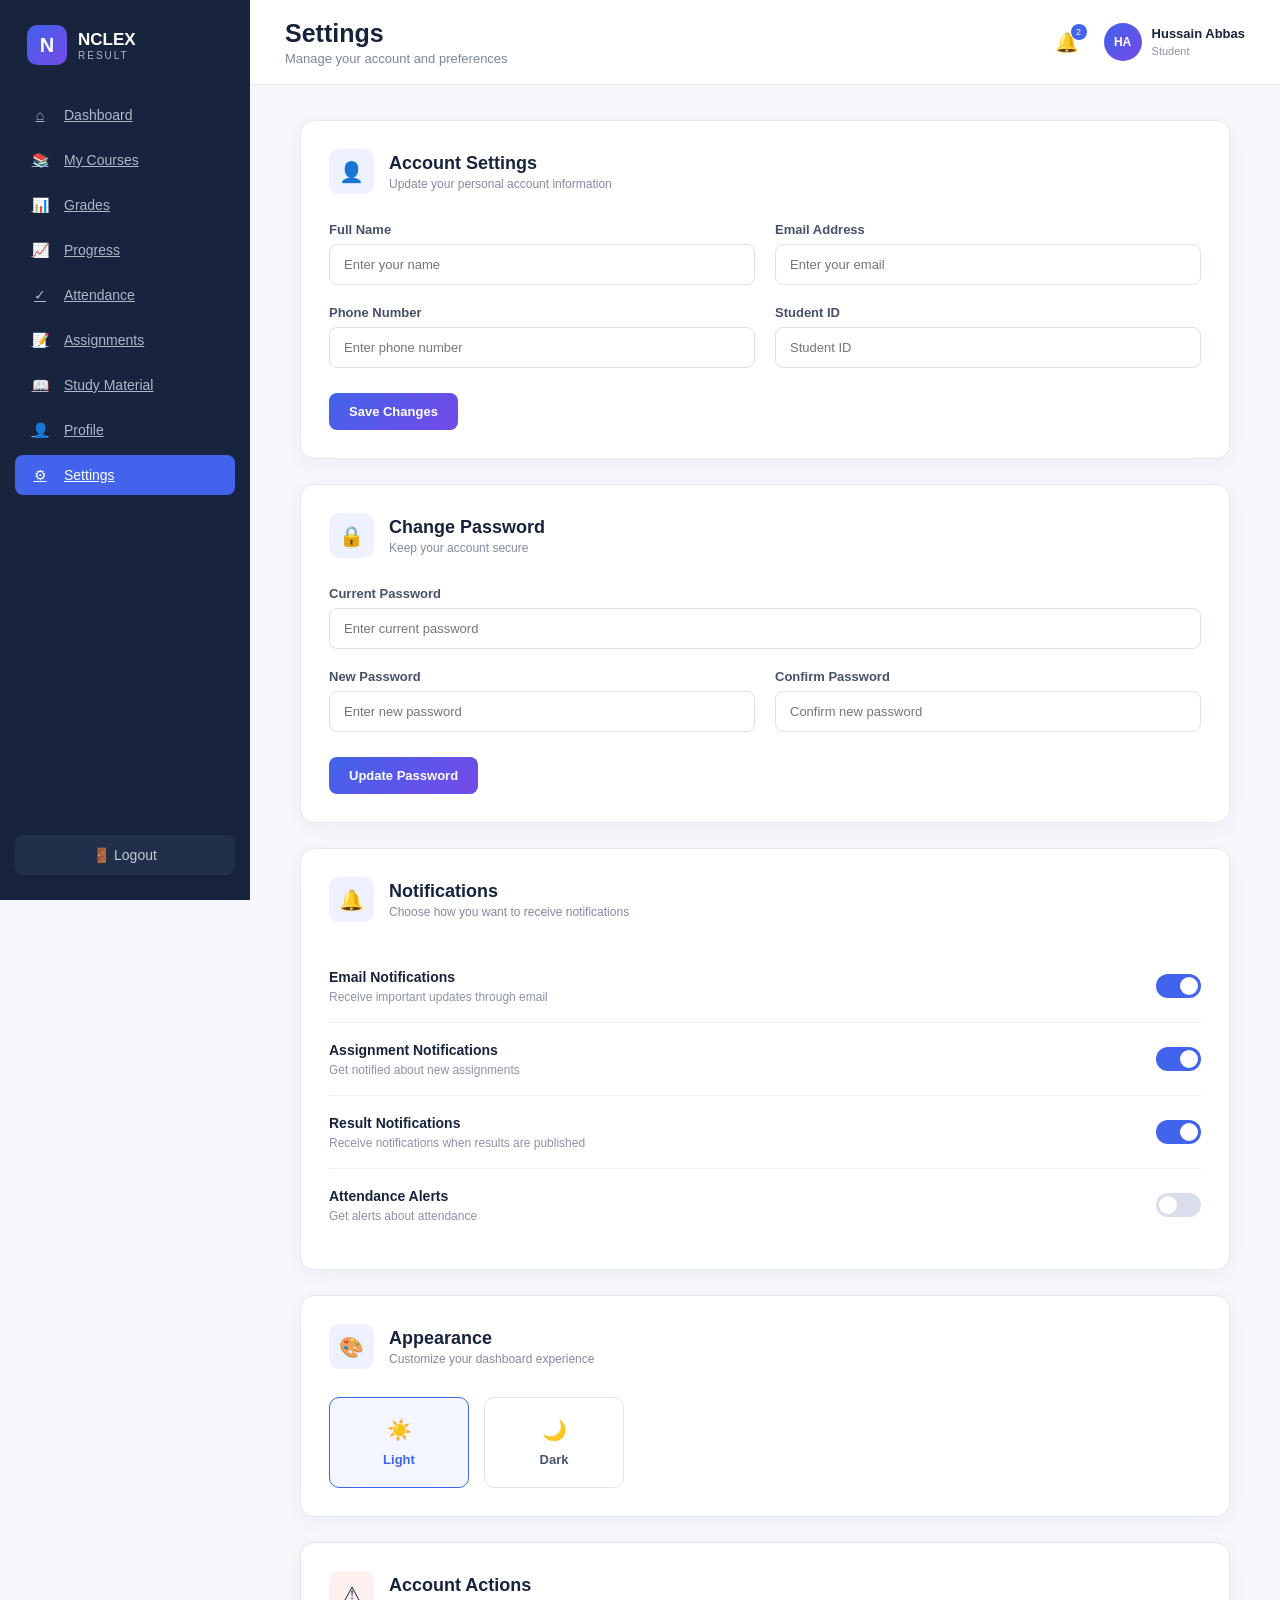
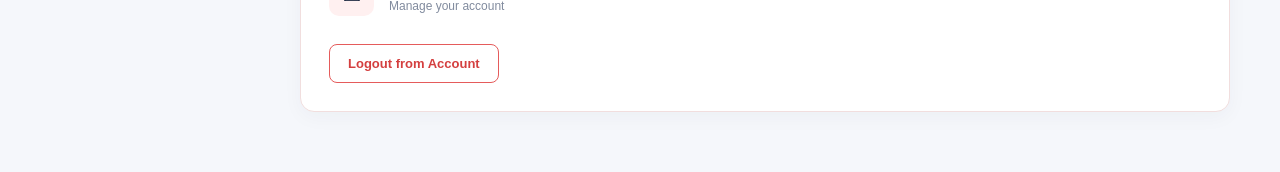
<file: settings.html>
<!DOCTYPE html>
<html lang="en">
<head>
    <meta charset="UTF-8">
    <meta name="viewport" content="width=device-width, initial-scale=1.0">
    <title>Settings - NCLEX Result</title>
    <link rel="stylesheet" href="./css/settings.css">
</head>

<body>

<div class="settings-page">

    <!-- Sidebar -->
    <aside class="sidebar">

        <div class="brand">
            <div class="brand-icon">N</div>
            <div>
                <strong>NCLEX</strong>
                <span>RESULT</span>
            </div>
        </div>

        <nav>

            <a href="dashboard.html">
                <span>⌂</span>
                Dashboard
            </a>

            <a href="course.html">
                <span>📚</span>
                My Courses
            </a>

            <a href="grade.html">
                <span>📊</span>
                Grades
            </a>

            <a href="progress.html">
                <span>📈</span>
                Progress
            </a>

            <a href="attendance.html">
                <span>✓</span>
                Attendance
            </a>

            <a href="assignment.html">
                <span>📝</span>
                Assignments
            </a>

            <a href="study-material.html">
                <span>📖</span>
                Study Material
            </a>

            <a href="profile.html">
                <span>👤</span>
                Profile
            </a>

            <a href="settings.html" class="active">
                <span>⚙</span>
                Settings
            </a>

        </nav>

        <div class="logout-box">
            <button onclick="logout()">🚪 Logout</button>
        </div>

    </aside>


    <!-- Main Content -->
    <main class="main-content">

        <!-- Topbar -->
        <header class="topbar">

            <div>
                <h1>Settings</h1>
                <p>Manage your account and preferences</p>
            </div>

            <div class="user-area">

                <div class="notification">
                    🔔
                    <span>2</span>
                </div>

                <div class="user">
                    <div class="avatar">HA</div>

                    <div>
                        <strong id="userName">Hussain Abbas</strong>
                        <small>Student</small>
                    </div>
                </div>

            </div>

        </header>


        <!-- Settings Container -->
        <section class="settings-container">

            <!-- Account Settings -->
            <div class="settings-card">

                <div class="card-title">
                    <div class="title-icon">👤</div>

                    <div>
                        <h2>Account Settings</h2>
                        <p>Update your personal account information</p>
                    </div>
                </div>

                <div class="form-grid">

                    <div class="form-group">
                        <label>Full Name</label>
                        <input
                            type="text"
                            id="fullName"
                            placeholder="Enter your name"
                        >
                    </div>

                    <div class="form-group">
                        <label>Email Address</label>
                        <input
                            type="email"
                            id="email"
                            placeholder="Enter your email"
                        >
                    </div>

                    <div class="form-group">
                        <label>Phone Number</label>
                        <input
                            type="text"
                            id="phone"
                            placeholder="Enter phone number"
                        >
                    </div>

                    <div class="form-group">
                        <label>Student ID</label>
                        <input
                            type="text"
                            id="studentId"
                            placeholder="Student ID"
                        >
                    </div>

                </div>

                <button class="save-btn" onclick="saveProfile()">
                    Save Changes
                </button>

            </div>


            <!-- Password -->
            <div class="settings-card">

                <div class="card-title">

                    <div class="title-icon">🔒</div>

                    <div>
                        <h2>Change Password</h2>
                        <p>Keep your account secure</p>
                    </div>

                </div>

                <div class="form-grid">

                    <div class="form-group full">
                        <label>Current Password</label>

                        <input
                            type="password"
                            id="currentPassword"
                            placeholder="Enter current password"
                        >
                    </div>

                    <div class="form-group">
                        <label>New Password</label>

                        <input
                            type="password"
                            id="newPassword"
                            placeholder="Enter new password"
                        >
                    </div>

                    <div class="form-group">
                        <label>Confirm Password</label>

                        <input
                            type="password"
                            id="confirmPassword"
                            placeholder="Confirm new password"
                        >
                    </div>

                </div>

                <button class="save-btn" onclick="changePassword()">
                    Update Password
                </button>

            </div>


            <!-- Notifications -->
            <div class="settings-card">

                <div class="card-title">

                    <div class="title-icon">🔔</div>

                    <div>
                        <h2>Notifications</h2>
                        <p>Choose how you want to receive notifications</p>
                    </div>

                </div>


                <div class="setting-option">

                    <div>
                        <strong>Email Notifications</strong>
                        <p>Receive important updates through email</p>
                    </div>

                    <label class="switch">
                        <input type="checkbox" checked>
                        <span></span>
                    </label>

                </div>


                <div class="setting-option">

                    <div>
                        <strong>Assignment Notifications</strong>
                        <p>Get notified about new assignments</p>
                    </div>

                    <label class="switch">
                        <input type="checkbox" checked>
                        <span></span>
                    </label>

                </div>


                <div class="setting-option">

                    <div>
                        <strong>Result Notifications</strong>
                        <p>Receive notifications when results are published</p>
                    </div>

                    <label class="switch">
                        <input type="checkbox" checked>
                        <span></span>
                    </label>

                </div>


                <div class="setting-option">

                    <div>
                        <strong>Attendance Alerts</strong>
                        <p>Get alerts about attendance</p>
                    </div>

                    <label class="switch">
                        <input type="checkbox">
                        <span></span>
                    </label>

                </div>

            </div>


            <!-- Appearance -->
            <div class="settings-card">

                <div class="card-title">

                    <div class="title-icon">🎨</div>

                    <div>
                        <h2>Appearance</h2>
                        <p>Customize your dashboard experience</p>
                    </div>

                </div>

                <div class="theme-options">

                    <button class="theme active" onclick="setTheme('light')">
                        ☀️
                        <strong>Light</strong>
                    </button>

                    <button class="theme" onclick="setTheme('dark')">
                        🌙
                        <strong>Dark</strong>
                    </button>

                </div>

            </div>


            <!-- Danger Zone -->
            <div class="settings-card danger-card">

                <div class="card-title">

                    <div class="title-icon danger-icon">⚠</div>

                    <div>
                        <h2>Account Actions</h2>
                        <p>Manage your account</p>
                    </div>

                </div>

                <button class="logout-button" onclick="logout()">
                    Logout from Account
                </button>

            </div>

        </section>

    </main>

</div>


<script>

function saveProfile() {

    const name = document.getElementById("fullName").value;

    if (!name) {
        alert("Please enter your name.");
        return;
    }

    localStorage.setItem("userName", name);

    document.getElementById("userName").textContent = name;

    alert("Profile updated successfully!");
}


function changePassword() {

    const current =
        document.getElementById("currentPassword").value;

    const newPassword =
        document.getElementById("newPassword").value;

    const confirmPassword =
        document.getElementById("confirmPassword").value;


    if (!current || !newPassword || !confirmPassword) {

        alert("Please fill all password fields.");

        return;
    }


    if (newPassword !== confirmPassword) {

        alert("New passwords do not match.");

        return;
    }


    if (newPassword.length < 8) {

        alert("Password must contain at least 8 characters.");

        return;
    }


    alert("Password updated successfully!");

    document.getElementById("currentPassword").value = "";
    document.getElementById("newPassword").value = "";
    document.getElementById("confirmPassword").value = "";
}


function setTheme(theme) {

    const themes = document.querySelectorAll(".theme");

    themes.forEach(item => {
        item.classList.remove("active");
    });


    event.currentTarget.classList.add("active");


    if (theme === "dark") {

        document.body.classList.add("dark-mode");

    } else {

        document.body.classList.remove("dark-mode");

    }
}


function logout() {

    const confirmLogout =
        confirm("Are you sure you want to logout?");

    if (confirmLogout) {

        localStorage.removeItem("userName");

        window.location.href = "../login.html";
    }
}


window.addEventListener("DOMContentLoaded", () => {

    const savedName =
        localStorage.getItem("userName");

    if (savedName) {

        document.getElementById("fullName").value =
            savedName;

        document.getElementById("userName").textContent =
            savedName;
    }

});

</script>

</body>
</html>
</file>
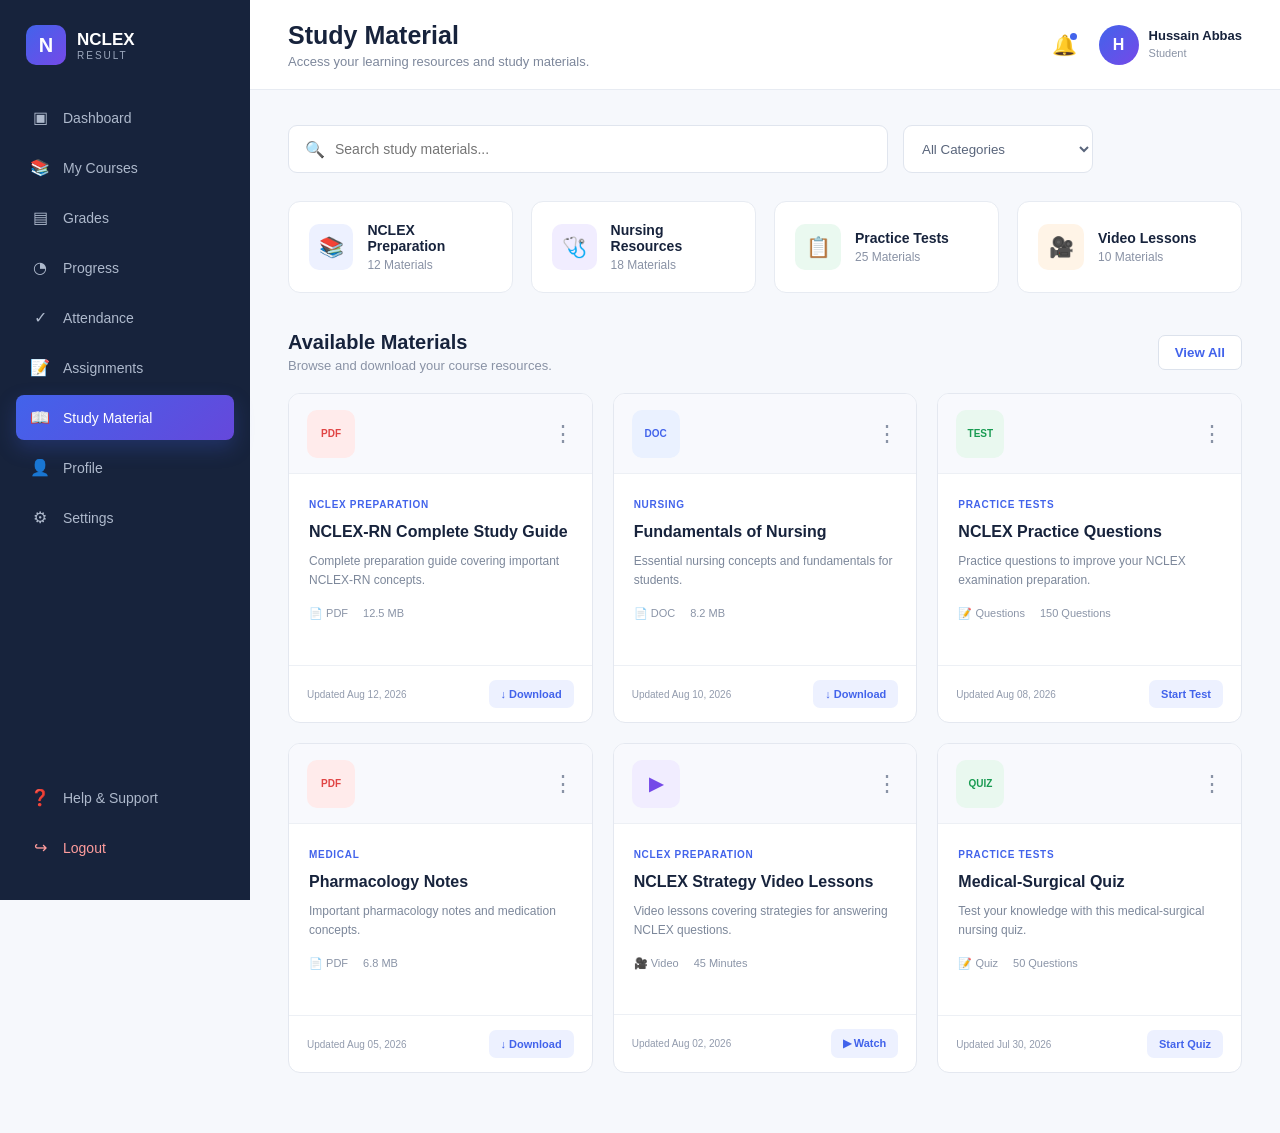
<file: study-material.html>
<!DOCTYPE html>
<html lang="en">
<head>
    <meta charset="UTF-8">
    <meta name="viewport" content="width=device-width, initial-scale=1.0">

    <title>Study Material | NCLEX Result</title>

    <link rel="stylesheet" href="./css/study-material.css">
</head>

<body>

    <!-- ================= SIDEBAR ================= -->

    <aside class="sidebar">

        <div class="sidebar-logo">
            <div class="logo-icon">N</div>

            <div>
                <strong>NCLEX</strong>
                <span>RESULT</span>
            </div>
        </div>

        <nav class="sidebar-menu">

            <a href="dashboard.html">
                <span>▣</span>
                Dashboard
            </a>

            <a href="course.html">
                <span>📚</span>
                My Courses
            </a>

            <a href="grade.html">
                <span>▤</span>
                Grades
            </a>

            <a href="progress.html">
                <span>◔</span>
                Progress
            </a>

            <a href="attendance.html">
                <span>✓</span>
                Attendance
            </a>

            <a href="assignment.html">
                <span>📝</span>
                Assignments
            </a>

            <a href="study-material.html" class="active">
                <span>📖</span>
                Study Material
            </a>

            <a href="profile.html">
                <span>👤</span>
                Profile
            </a>

            <a href="settings.html">
                <span>⚙</span>
                Settings
            </a>

        </nav>

        <div class="sidebar-bottom">

            <a href="#">
                <span>❓</span>
                Help & Support
            </a>

            <a href="login.html" class="logout">
                <span>↪</span>
                Logout
            </a>

        </div>

    </aside>


    <!-- ================= MAIN ================= -->

    <main class="main-content">

        <!-- TOPBAR -->

        <header class="topbar">

            <div>
                <h1>Study Material</h1>
                <p>Access your learning resources and study materials.</p>
            </div>

            <div class="user-area">

                <button class="notification">
                    🔔
                    <span></span>
                </button>

                <div class="user-info">

                    <div class="avatar">
                        H
                    </div>

                    <div>
                        <strong>Hussain Abbas</strong>
                        <small>Student</small>
                    </div>

                </div>

            </div>

        </header>


        <!-- ================= CONTENT ================= -->

        <section class="content">

            <!-- SEARCH -->

            <div class="search-section">

                <div class="search-box">

                    <span>🔍</span>

                    <input
                        type="text"
                        id="searchMaterial"
                        placeholder="Search study materials..."
                    >

                </div>

                <select id="categoryFilter">

                    <option value="all">
                        All Categories
                    </option>

                    <option value="nclex">
                        NCLEX Preparation
                    </option>

                    <option value="nursing">
                        Nursing
                    </option>

                    <option value="medical">
                        Medical
                    </option>

                    <option value="practice">
                        Practice Tests
                    </option>

                </select>

            </div>


            <!-- ================= CATEGORIES ================= -->

            <div class="category-cards">

                <div class="category-card blue">

                    <div class="category-icon">
                        📚
                    </div>

                    <div>
                        <h3>NCLEX Preparation</h3>
                        <p>12 Materials</p>
                    </div>

                </div>


                <div class="category-card purple">

                    <div class="category-icon">
                        🩺
                    </div>

                    <div>
                        <h3>Nursing Resources</h3>
                        <p>18 Materials</p>
                    </div>

                </div>


                <div class="category-card green">

                    <div class="category-icon">
                        📋
                    </div>

                    <div>
                        <h3>Practice Tests</h3>
                        <p>25 Materials</p>
                    </div>

                </div>


                <div class="category-card orange">

                    <div class="category-icon">
                        🎥
                    </div>

                    <div>
                        <h3>Video Lessons</h3>
                        <p>10 Materials</p>
                    </div>

                </div>

            </div>


            <!-- ================= MATERIAL HEADER ================= -->

            <div class="section-header">

                <div>

                    <h2>Available Materials</h2>

                    <p>
                        Browse and download your course resources.
                    </p>

                </div>

                <button class="view-button">
                    View All
                </button>

            </div>


            <!-- ================= MATERIAL GRID ================= -->

            <div class="material-grid" id="materialGrid">


                <!-- MATERIAL 1 -->

                <article
                    class="material-card"
                    data-category="nclex"
                >

                    <div class="material-top">

                        <div class="file-icon pdf">
                            PDF
                        </div>

                        <button class="more-btn">
                            ⋮
                        </button>

                    </div>

                    <div class="material-body">

                        <span class="material-category">
                            NCLEX Preparation
                        </span>

                        <h3>
                            NCLEX-RN Complete Study Guide
                        </h3>

                        <p>
                            Complete preparation guide covering
                            important NCLEX-RN concepts.
                        </p>

                        <div class="material-info">

                            <span>📄 PDF</span>

                            <span>12.5 MB</span>

                        </div>

                    </div>

                    <div class="material-footer">

                        <span>
                            Updated Aug 12, 2026
                        </span>

                        <button
                            class="download-btn"
                            onclick="downloadMaterial('NCLEX-RN Complete Study Guide')"
                        >
                            ↓ Download
                        </button>

                    </div>

                </article>


                <!-- MATERIAL 2 -->

                <article
                    class="material-card"
                    data-category="nursing"
                >

                    <div class="material-top">

                        <div class="file-icon doc">
                            DOC
                        </div>

                        <button class="more-btn">
                            ⋮
                        </button>

                    </div>

                    <div class="material-body">

                        <span class="material-category">
                            Nursing
                        </span>

                        <h3>
                            Fundamentals of Nursing
                        </h3>

                        <p>
                            Essential nursing concepts and
                            fundamentals for students.
                        </p>

                        <div class="material-info">

                            <span>📄 DOC</span>

                            <span>8.2 MB</span>

                        </div>

                    </div>

                    <div class="material-footer">

                        <span>
                            Updated Aug 10, 2026
                        </span>

                        <button
                            class="download-btn"
                            onclick="downloadMaterial('Fundamentals of Nursing')"
                        >
                            ↓ Download
                        </button>

                    </div>

                </article>


                <!-- MATERIAL 3 -->

                <article
                    class="material-card"
                    data-category="practice"
                >

                    <div class="material-top">

                        <div class="file-icon test">
                            TEST
                        </div>

                        <button class="more-btn">
                            ⋮
                        </button>

                    </div>

                    <div class="material-body">

                        <span class="material-category">
                            Practice Tests
                        </span>

                        <h3>
                            NCLEX Practice Questions
                        </h3>

                        <p>
                            Practice questions to improve your
                            NCLEX examination preparation.
                        </p>

                        <div class="material-info">

                            <span>📝 Questions</span>

                            <span>150 Questions</span>

                        </div>

                    </div>

                    <div class="material-footer">

                        <span>
                            Updated Aug 08, 2026
                        </span>

                        <button
                            class="download-btn"
                            onclick="startPracticeTest()"
                        >
                            Start Test
                        </button>

                    </div>

                </article>


                <!-- MATERIAL 4 -->

                <article
                    class="material-card"
                    data-category="medical"
                >

                    <div class="material-top">

                        <div class="file-icon pdf">
                            PDF
                        </div>

                        <button class="more-btn">
                            ⋮
                        </button>

                    </div>

                    <div class="material-body">

                        <span class="material-category">
                            Medical
                        </span>

                        <h3>
                            Pharmacology Notes
                        </h3>

                        <p>
                            Important pharmacology notes and
                            medication concepts.
                        </p>

                        <div class="material-info">

                            <span>📄 PDF</span>

                            <span>6.8 MB</span>

                        </div>

                    </div>

                    <div class="material-footer">

                        <span>
                            Updated Aug 05, 2026
                        </span>

                        <button
                            class="download-btn"
                            onclick="downloadMaterial('Pharmacology Notes')"
                        >
                            ↓ Download
                        </button>

                    </div>

                </article>


                <!-- MATERIAL 5 -->

                <article
                    class="material-card"
                    data-category="nclex"
                >

                    <div class="material-top">

                        <div class="file-icon video">
                            ▶
                        </div>

                        <button class="more-btn">
                            ⋮
                        </button>

                    </div>

                    <div class="material-body">

                        <span class="material-category">
                            NCLEX Preparation
                        </span>

                        <h3>
                            NCLEX Strategy Video Lessons
                        </h3>

                        <p>
                            Video lessons covering strategies
                            for answering NCLEX questions.
                        </p>

                        <div class="material-info">

                            <span>🎥 Video</span>

                            <span>45 Minutes</span>

                        </div>

                    </div>

                    <div class="material-footer">

                        <span>
                            Updated Aug 02, 2026
                        </span>

                        <button
                            class="download-btn"
                            onclick="watchVideo()"
                        >
                            ▶ Watch
                        </button>

                    </div>

                </article>


                <!-- MATERIAL 6 -->

                <article
                    class="material-card"
                    data-category="practice"
                >

                    <div class="material-top">

                        <div class="file-icon test">
                            QUIZ
                        </div>

                        <button class="more-btn">
                            ⋮
                        </button>

                    </div>

                    <div class="material-body">

                        <span class="material-category">
                            Practice Tests
                        </span>

                        <h3>
                            Medical-Surgical Quiz
                        </h3>

                        <p>
                            Test your knowledge with this
                            medical-surgical nursing quiz.
                        </p>

                        <div class="material-info">

                            <span>📝 Quiz</span>

                            <span>50 Questions</span>

                        </div>

                    </div>

                    <div class="material-footer">

                        <span>
                            Updated Jul 30, 2026
                        </span>

                        <button
                            class="download-btn"
                            onclick="startPracticeTest()"
                        >
                            Start Quiz
                        </button>

                    </div>

                </article>

            </div>


            <!-- EMPTY MESSAGE -->

            <div
                id="noResults"
                class="no-results"
                style="display:none;"
            >

                <div>📚</div>

                <h3>No materials found</h3>

                <p>
                    Try another search or category.
                </p>

            </div>

        </section>

    </main>


    <!-- ================= JAVASCRIPT ================= -->

    <script>

        const searchInput =
            document.getElementById("searchMaterial");

        const categoryFilter =
            document.getElementById("categoryFilter");

        const materialCards =
            document.querySelectorAll(".material-card");

        const noResults =
            document.getElementById("noResults");


        function filterMaterials() {

            const search =
                searchInput.value.toLowerCase().trim();

            const category =
                categoryFilter.value;

            let visibleCount = 0;


            materialCards.forEach(card => {

                const text =
                    card.innerText.toLowerCase();

                const cardCategory =
                    card.dataset.category;


                const matchesSearch =
                    text.includes(search);

                const matchesCategory =
                    category === "all" ||
                    cardCategory === category;


                if (
                    matchesSearch &&
                    matchesCategory
                ) {

                    card.style.display = "flex";

                    visibleCount++;

                } else {

                    card.style.display = "none";

                }

            });


            if (visibleCount === 0) {

                noResults.style.display = "block";

            } else {

                noResults.style.display = "none";

            }

        }


        searchInput.addEventListener(
            "input",
            filterMaterials
        );


        categoryFilter.addEventListener(
            "change",
            filterMaterials
        );


        function downloadMaterial(name) {

            alert(
                "Demo: Downloading " +
                name
            );

        }


        function startPracticeTest() {

            alert(
                "Demo: Practice test will open here."
            );

        }


        function watchVideo() {

            alert(
                "Demo: Video lesson will open here."
            );

        }

    </script>

</body>
</html>
</file>
<file: css/assignments.css>
* {
    margin: 0;
    padding: 0;
    box-sizing: border-box;
}

body {
    font-family: Arial, Helvetica, sans-serif;
    background: #f6f8fc;
    color: #17233c;
}

button,
select {
    font-family: inherit;
}

button {
    cursor: pointer;
}

a {
    text-decoration: none;
    color: inherit;
}


/* ================= MAIN ================= */

.dashboard-wrapper {
    display: flex;
    min-height: 100vh;
}


/* ================= SIDEBAR ================= */

.sidebar {
    width: 250px;
    min-height: 100vh;

    position: fixed;
    left: 0;
    top: 0;
    bottom: 0;

    display: flex;
    flex-direction: column;

    background: #17233c;
    color: #ffffff;

    z-index: 100;
}

.sidebar-logo {
    height: 82px;

    display: flex;
    align-items: center;

    gap: 11px;

    padding: 0 22px;

    border-bottom: 1px solid rgba(255,255,255,0.08);
}

.logo-icon {
    width: 40px;
    height: 40px;

    display: grid;
    place-items: center;

    border-radius: 10px;

    background: linear-gradient(
        135deg,
        #4263eb,
        #7549e8
    );

    font-size: 18px;
}

.sidebar-logo h2 {
    font-size: 17px;
}

.sidebar-logo h2 span {
    color: #7187ee;
    font-weight: 400;
}

.sidebar-logo p {
    margin-top: 1px;

    color: #8490a8;

    font-size: 10px;
}


/* ================= MENU ================= */

.sidebar-menu {
    flex: 1;

    padding: 25px 13px;

    overflow-y: auto;
}

.menu-title {
    padding: 0 12px 10px;

    color: #6f7c96;

    font-size: 10px;

    font-weight: 800;

    letter-spacing: 1px;
}

.second-title {
    margin-top: 25px;
}

.sidebar-menu a {
    display: flex;

    align-items: center;

    gap: 13px;

    padding: 12px;

    margin-bottom: 4px;

    border-radius: 8px;

    color: #aeb8cb;

    font-size: 13px;

    transition: 0.2s;
}

.sidebar-menu a i {
    width: 18px;

    text-align: center;
}

.sidebar-menu a:hover {
    color: #ffffff;

    background: rgba(255,255,255,0.06);
}

.sidebar-menu a.active {
    color: #ffffff;

    background: #4263eb;

    box-shadow:
        0 6px 15px rgba(66,99,235,0.3);
}


/* ================= SIDEBAR BOTTOM ================= */

.sidebar-bottom {
    padding: 15px;

    border-top: 1px solid rgba(255,255,255,0.08);
}

.student-mini {
    display: flex;

    align-items: center;

    gap: 10px;

    padding: 7px;
}

.student-avatar {
    width: 34px;
    height: 34px;

    display: grid;
    place-items: center;

    border-radius: 50%;

    background: #4263eb;

    font-size: 11px;

    font-weight: 800;
}

.student-mini strong {
    display: block;

    font-size: 12px;
}

.student-mini small {
    color: #7e8ba5;

    font-size: 10px;
}

.logout-btn {
    width: 100%;

    margin-top: 10px;

    padding: 10px;

    border: 0;

    border-radius: 7px;

    background: rgba(255,255,255,0.06);

    color: #aeb8cb;

    font-size: 12px;
}

.logout-btn:hover {
    color: #ffffff;

    background: rgba(255,255,255,0.1);
}


/* ================= MAIN CONTENT ================= */

.main-content {
    width: calc(100% - 250px);

    margin-left: 250px;

    min-height: 100vh;
}


/* ================= TOPBAR ================= */

.topbar {
    min-height: 82px;

    padding: 18px 32px;

    display: flex;

    justify-content: space-between;

    align-items: center;

    background: #ffffff;

    border-bottom: 1px solid #e8ebf2;
}

.topbar h1 {
    font-size: 23px;
}

.topbar p {
    margin-top: 3px;

    color: #8790a3;

    font-size: 12px;
}

.topbar-right {
    display: flex;

    align-items: center;

    gap: 22px;
}

.notification-btn {
    position: relative;

    border: 0;

    background: transparent;

    color: #647089;

    font-size: 19px;
}

.notification-btn span {
    position: absolute;

    top: -7px;
    right: -8px;

    width: 16px;
    height: 16px;

    display: grid;
    place-items: center;

    border-radius: 50%;

    background: #ef4444;

    color: #ffffff;

    font-size: 9px;
}

.top-profile {
    display: flex;

    align-items: center;

    gap: 9px;
}

.top-avatar {
    width: 37px;
    height: 37px;

    display: grid;
    place-items: center;

    border-radius: 50%;

    background: #e9edff;

    color: #4263eb;

    font-size: 11px;

    font-weight: 800;
}

.top-profile strong {
    display: block;

    font-size: 12px;
}

.top-profile small {
    color: #8a93a5;

    font-size: 10px;
}

.mobile-menu {
    display: none;
}


/* ================= CONTENT ================= */

.page-content {
    padding: 30px;
}


/* ================= STATS ================= */

.assignment-stats {
    display: grid;

    grid-template-columns:
        repeat(4, 1fr);

    gap: 18px;
}

.stat-card {
    display: flex;

    align-items: center;

    gap: 15px;

    padding: 20px;

    border: 1px solid #e8ebf2;

    border-radius: 12px;

    background: #ffffff;
}

.stat-icon {
    width: 46px;
    height: 46px;

    display: grid;
    place-items: center;

    border-radius: 11px;

    font-size: 18px;
}

.stat-icon.blue {
    background: #edf1ff;
    color: #4263eb;
}

.stat-icon.green {
    background: #eaf9f0;
    color: #16a05d;
}

.stat-icon.orange {
    background: #fff5e6;
    color: #ee941b;
}

.stat-icon.red {
    background: #fff0f0;
    color: #e54848;
}

.stat-card span {
    display: block;

    color: #8992a4;

    font-size: 11px;
}

.stat-card strong {
    display: block;

    margin-top: 3px;

    font-size: 22px;
}


/* ================= HEADER ================= */

.assignment-header {
    margin-top: 30px;

    display: flex;

    justify-content: space-between;

    align-items: center;

    gap: 20px;
}

.assignment-header h2 {
    font-size: 19px;
}

.assignment-header p {
    margin-top: 3px;

    color: #8a93a5;

    font-size: 12px;
}

.filters {
    display: flex;

    gap: 10px;
}

.filters select {
    padding: 10px 13px;

    border: 1px solid #dfe4ed;

    border-radius: 7px;

    background: #ffffff;

    color: #566176;

    outline: none;

    font-size: 12px;
}


/* ================= TABLE ================= */

.assignment-card {
    margin-top: 18px;

    overflow: hidden;

    border: 1px solid #e7eaf0;

    border-radius: 12px;

    background: #ffffff;
}

.table-wrapper {
    width: 100%;

    overflow-x: auto;
}

table {
    width: 100%;

    border-collapse: collapse;

    min-width: 850px;
}

thead {
    background: #f8f9fc;
}

th {
    padding: 14px 18px;

    color: #7b8497;

    font-size: 10px;

    font-weight: 800;

    text-align: left;

    text-transform: uppercase;

    letter-spacing: .4px;
}

td {
    padding: 16px 18px;

    border-top: 1px solid #edf0f4;

    color: #606b80;

    font-size: 12px;
}

tbody tr:hover {
    background: #fbfcff;
}


/* ================= ASSIGNMENT NAME ================= */

.assignment-name {
    display: flex;

    align-items: center;

    gap: 11px;
}

.assignment-icon {
    width: 36px;
    height: 36px;

    display: grid;

    place-items: center;

    border-radius: 8px;

    background: #edf1ff;

    color: #4263eb;
}

.assignment-icon.purple {
    background: #f2edff;
    color: #7c4ce8;
}

.assignment-icon.green {
    background: #eaf9f0;
    color: #16a05d;
}

.assignment-icon.red {
    background: #fff0f0;
    color: #e54848;
}

.assignment-name strong {
    display: block;

    color: #293650;

    font-size: 12px;
}

.assignment-name small {
    display: block;

    margin-top: 2px;

    color: #929aab;

    font-size: 10px;
}


/* ================= STATUS ================= */

.status {
    display: inline-block;

    padding: 5px 9px;

    border-radius: 20px;

    font-size: 10px;

    font-weight: 700;
}

.status.completed {
    background: #eaf9f0;
    color: #159957;
}

.status.pending {
    background: #fff5e6;
    color: #d7830d;
}

.status.overdue {
    background: #fff0f0;
    color: #dc3d3d;
}


/* ================= BUTTONS ================= */

.view-btn,
.submit-btn {
    padding: 7px 13px;

    border-radius: 6px;

    font-size: 11px;

    font-weight: 700;
}

.view-btn {
    border: 1px solid #dce2ed;

    background: #ffffff;

    color: #4263eb;
}

.submit-btn {
    border: 0;

    background: #4263eb;

    color: #ffffff;
}

.view-btn:hover {
    background: #f2f4ff;
}

.submit-btn:hover {
    background: #3454db;
}


/* ================= BOTTOM ================= */

.bottom-grid {
    display: grid;

    grid-template-columns:
        1.4fr 1fr;

    gap: 20px;

    margin-top: 20px;
}

.upcoming-card,
.completion-card {
    padding: 22px;

    border: 1px solid #e7eaf0;

    border-radius: 12px;

    background: #ffffff;
}

.card-heading {
    display: flex;

    justify-content: space-between;

    align-items: flex-start;
}

.card-heading h3 {
    font-size: 16px;
}

.card-heading p {
    margin-top: 3px;

    color: #8992a4;

    font-size: 11px;
}

.card-heading > i {
    color: #4263eb;

    font-size: 18px;
}


/* ================= UPCOMING ================= */

.upcoming-item {
    display: flex;

    align-items: center;

    gap: 12px;

    padding: 15px 0;

    border-bottom: 1px solid #edf0f4;
}

.upcoming-item:last-child {
    border-bottom: 0;
}

.date-box {
    width: 42px;
    height: 45px;

    display: flex;

    flex-direction: column;

    align-items: center;

    justify-content: center;

    border-radius: 7px;

    background: #edf1ff;

    color: #4263eb;
}

.date-box strong {
    font-size: 15px;
}

.date-box span {
    font-size: 8px;

    font-weight: 800;
}

.upcoming-item > div:nth-child(2) {
    flex: 1;
}

.upcoming-item strong {
    display: block;

    color: #303c56;

    font-size: 11px;
}

.upcoming-item p {
    margin-top: 2px;

    color: #9098aa;

    font-size: 10px;
}

.days-left {
    color: #4263eb;

    font-size: 10px;

    font-weight: 700;
}


/* ================= COMPLETION ================= */

.completion-circle {
    width: 145px;
    height: 145px;

    margin: 25px auto;

    display: grid;
    place-items: center;

    border-radius: 50%;

    background:
        conic-gradient(
            #4263eb 0deg 270deg,
            #e9edf5 270deg 360deg
        );

    position: relative;
}

.completion-circle::after {
    content: "";

    position: absolute;

    width: 112px;
    height: 112px;

    border-radius: 50%;

    background: #ffffff;
}

.completion-circle div {
    position: relative;

    z-index: 2;

    text-align: center;
}

.completion-circle strong {
    display: block;

    color: #293650;

    font-size: 25px;
}

.completion-circle span {
    color: #8b94a6;

    font-size: 10px;
}


/* ================= COMPLETION INFO ================= */

.completion-info {
    display: flex;

    justify-content: center;

    gap: 18px;

    flex-wrap: wrap;
}

.completion-info div {
    display: flex;

    align-items: center;

    gap: 5px;

    color: #7c8598;

    font-size: 10px;
}

.completion-info strong {
    margin-left: 2px;

    color: #293650;
}

.dot {
    width: 7px;
    height: 7px;

    border-radius: 50%;
}

.completed-dot {
    background: #16a05d;
}

.pending-dot {
    background: #ee941b;
}

.overdue-dot {
    background: #e54848;
}


/* ================= RESPONSIVE ================= */

@media (max-width: 1100px) {

    .assignment-stats {
        grid-template-columns:
            repeat(2, 1fr);
    }

}


@media (max-width: 850px) {

    .sidebar {
        transform: translateX(-100%);

        transition: .3s;
    }

    .sidebar.show {
        transform: translateX(0);
    }

    .main-content {
        width: 100%;

        margin-left: 0;
    }

    .mobile-menu {
        display: inline-block;

        margin-right: 10px;

        border: 0;

        background: transparent;

        color: #34415c;

        font-size: 18px;
    }

    .topbar {
        padding: 15px 20px;
    }

    .page-content {
        padding: 20px;
    }

    .bottom-grid {
        grid-template-columns: 1fr;
    }

}


@media (max-width: 600px) {

    .assignment-stats {
        grid-template-columns: 1fr;
    }

    .assignment-header {
        align-items: flex-start;

        flex-direction: column;
    }

    .filters {
        width: 100%;
    }

    .filters select {
        flex: 1;
    }

    .top-profile > div:last-child {
        display: none;
    }

}
</file>
<file: css/attendance.css>
* {
    margin: 0;
    padding: 0;
    box-sizing: border-box;
}

body {
    font-family: Arial, Helvetica, sans-serif;
    background: #f6f8fc;
    color: #17233c;
}

a {
    text-decoration: none;
    color: inherit;
}

button,
select {
    font-family: inherit;
}


/* ================= SIDEBAR ================= */

.sidebar {
    position: fixed;

    left: 0;
    top: 0;

    width: 245px;
    height: 100vh;

    padding: 25px 15px;

    background: #17233c;

    color: #ffffff;

    overflow-y: auto;

    z-index: 100;
}


/* LOGO */

.sidebar-logo {
    display: flex;

    align-items: center;

    gap: 10px;

    padding: 0 12px 30px;
}

.logo-icon {
    width: 40px;
    height: 40px;

    display: grid;

    place-items: center;

    border-radius: 10px;

    background: linear-gradient(
        135deg,
        #4263eb,
        #7549e8
    );

    font-size: 20px;

    font-weight: 800;
}

.sidebar-logo strong {
    display: block;

    font-size: 17px;

    letter-spacing: 1px;
}

.sidebar-logo span {
    display: block;

    color: #8995af;

    font-size: 10px;

    letter-spacing: 2px;
}


/* NAVIGATION */

.sidebar-nav {
    display: flex;

    flex-direction: column;

    gap: 5px;
}

.sidebar-nav a {
    display: flex;

    align-items: center;

    gap: 13px;

    padding: 12px 14px;

    border-radius: 8px;

    color: #aeb8cc;

    font-size: 14px;

    transition: 0.2s;
}

.sidebar-nav a span {
    width: 20px;

    text-align: center;

    font-size: 16px;
}

.sidebar-nav a:hover {
    color: #ffffff;

    background: #253351;
}

.sidebar-nav a.active {
    color: #ffffff;

    background: linear-gradient(
        135deg,
        #4263eb,
        #7549e8
    );

    box-shadow:
        0 7px 20px
        rgba(66, 99, 235, 0.25);
}

.sidebar-title {
    margin: 25px 12px 8px;

    color: #66738e;

    font-size: 10px;

    font-weight: 800;

    letter-spacing: 1.5px;
}

.sidebar-nav .logout {
    margin-top: 15px;

    color: #ff9d9d;
}


/* ================= MAIN ================= */

.main-content {
    min-height: 100vh;

    margin-left: 245px;

    padding: 30px 35px;
}


/* ================= TOPBAR ================= */

.topbar {
    display: flex;

    align-items: center;

    justify-content: space-between;

    margin-bottom: 30px;
}

.topbar h1 {
    font-size: 30px;

    color: #17233c;
}

.topbar p {
    margin-top: 5px;

    color: #7c879b;

    font-size: 14px;
}

.user-area {
    display: flex;

    align-items: center;

    gap: 25px;
}

.notification {
    position: relative;

    font-size: 20px;

    cursor: pointer;
}

.notification span {
    position: absolute;

    top: -6px;
    right: -8px;

    width: 17px;
    height: 17px;

    display: grid;

    place-items: center;

    border-radius: 50%;

    background: #4263eb;

    color: #ffffff;

    font-size: 9px;
}

.user-profile {
    display: flex;

    align-items: center;

    gap: 10px;
}

.avatar {
    width: 42px;
    height: 42px;

    display: grid;

    place-items: center;

    border-radius: 50%;

    background: linear-gradient(
        135deg,
        #4263eb,
        #7549e8
    );

    color: #ffffff;

    font-size: 13px;

    font-weight: 800;
}

.user-info strong {
    display: block;

    font-size: 13px;
}

.user-info small {
    color: #8993a7;

    font-size: 11px;
}


/* ================= OVERVIEW ================= */

.attendance-overview {
    display: grid;

    grid-template-columns:
        repeat(4, 1fr);

    gap: 18px;

    margin-bottom: 25px;
}

.attendance-card {
    display: flex;

    align-items: center;

    gap: 15px;

    padding: 22px;

    background: #ffffff;

    border: 1px solid #e8ebf2;

    border-radius: 12px;

    box-shadow:
        0 5px 20px
        rgba(20, 35, 70, 0.04);
}

.card-icon {
    width: 48px;
    height: 48px;

    display: grid;

    place-items: center;

    border-radius: 12px;

    font-size: 20px;
}

.total .card-icon {
    background: #eef1ff;

    color: #4263eb;
}

.present .card-icon {
    background: #e9f9f0;

    color: #1a9b59;
}

.absent .card-icon {
    background: #fff0f0;

    color: #e55353;
}

.late .card-icon {
    background: #fff6e5;

    color: #e99a20;
}

.attendance-card span {
    color: #7c879b;

    font-size: 12px;
}

.attendance-card h2 {
    margin-top: 2px;

    font-size: 25px;
}

.attendance-card small {
    color: #929bad;

    font-size: 10px;
}


/* ================= MAIN ATTENDANCE ================= */

.attendance-main {
    display: grid;

    grid-template-columns:
        1.1fr 0.9fr;

    gap: 20px;

    margin-bottom: 25px;
}

.attendance-summary,
.monthly-card {
    padding: 25px;

    background: #ffffff;

    border: 1px solid #e8ebf2;

    border-radius: 12px;
}


/* SECTION HEADER */

.section-header {
    display: flex;

    align-items: center;

    justify-content: space-between;

    gap: 20px;
}

.section-header h2 {
    font-size: 18px;
}

.section-header p {
    margin-top: 4px;

    color: #8a94a7;

    font-size: 12px;
}

.section-header select {
    padding: 9px 12px;

    border: 1px solid #dce1ea;

    border-radius: 7px;

    background: #ffffff;

    color: #4b566c;

    outline: none;

    cursor: pointer;
}


/* ================= PERCENTAGE ================= */

.percentage-container {
    display: flex;

    align-items: center;

    gap: 40px;

    margin-top: 35px;
}

.circle-progress {
    width: 145px;
    height: 145px;

    flex-shrink: 0;

    display: grid;

    place-items: center;

    border-radius: 50%;

    background:
        conic-gradient(
            #4263eb 0deg 315deg,
            #e8ecf5 315deg 360deg
        );

    position: relative;
}

.circle-progress::before {
    content: "";

    position: absolute;

    width: 110px;
    height: 110px;

    border-radius: 50%;

    background: #ffffff;
}

.circle-inner {
    position: relative;

    text-align: center;
}

.circle-inner strong {
    display: block;

    color: #4263eb;

    font-size: 25px;
}

.circle-inner span {
    color: #8993a7;

    font-size: 10px;
}

.attendance-status {
    flex: 1;
}

.attendance-status h3 {
    font-size: 17px;
}

.attendance-status p {
    max-width: 300px;

    margin-top: 8px;

    color: #818b9e;

    font-size: 12px;
}

.status-bar {
    height: 9px;

    margin-top: 18px;

    overflow: hidden;

    border-radius: 20px;

    background: #e9edf5;
}

.status-bar div {
    width: 87.5%;

    height: 100%;

    border-radius: 20px;

    background: linear-gradient(
        90deg,
        #4263eb,
        #7549e8
    );
}

.status-labels {
    display: flex;

    justify-content: space-between;

    margin-top: 6px;

    color: #9aa2b2;

    font-size: 9px;
}


/* ================= MONTHLY ================= */

.month-list {
    margin-top: 25px;
}

.month-row {
    display: grid;

    grid-template-columns: 70px 1fr 40px;

    align-items: center;

    gap: 12px;

    margin-bottom: 17px;

    font-size: 11px;
}

.month-row > span {
    color: #687389;
}

.month-row strong {
    color: #4263eb;

    text-align: right;

    font-size: 11px;
}

.mini-progress {
    height: 7px;

    overflow: hidden;

    border-radius: 20px;

    background: #edf0f6;
}

.mini-progress div {
    height: 100%;

    border-radius: 20px;

    background: linear-gradient(
        90deg,
        #4263eb,
        #7549e8
    );
}


/* ================= CONTENT CARD ================= */

.content-card {
    margin-bottom: 25px;

    padding: 25px;

    background: #ffffff;

    border: 1px solid #e8ebf2;

    border-radius: 12px;
}

.table-wrapper {
    width: 100%;

    overflow-x: auto;

    margin-top: 22px;
}

table {
    width: 100%;

    border-collapse: collapse;

    min-width: 850px;
}

thead {
    background: #f8f9fc;
}

th {
    padding: 13px 12px;

    text-align: left;

    color: #8993a7;

    font-size: 10px;

    font-weight: 700;

    text-transform: uppercase;

    white-space: nowrap;
}

td {
    padding: 16px 12px;

    border-top: 1px solid #edf0f5;

    color: #59657b;

    font-size: 12px;

    white-space: nowrap;
}

tbody tr:hover {
    background: #fafbfe;
}


/* SUBJECT */

.subject-name {
    display: flex;

    align-items: center;

    gap: 10px;
}

.subject-icon {
    width: 38px;
    height: 38px;

    display: grid;

    place-items: center;

    border-radius: 9px;

    font-size: 10px;

    font-weight: 800;
}

.subject-icon.blue {
    background: #edf1ff;

    color: #4263eb;
}

.subject-icon.purple {
    background: #f1edff;

    color: #7549e8;
}

.subject-icon.orange {
    background: #fff4e5;

    color: #df8c16;
}

.subject-icon.green {
    background: #e9f9f0;

    color: #15935a;
}

.subject-icon.red {
    background: #fff0f0;

    color: #dc5353;
}

.subject-name strong {
    display: block;

    color: #26334c;

    font-size: 12px;
}

.subject-name small {
    display: block;

    margin-top: 2px;

    color: #9aa3b4;

    font-size: 9px;
}


/* TABLE PROGRESS */

.table-progress {
    display: inline-block;

    width: 80px;
    height: 6px;

    overflow: hidden;

    vertical-align: middle;

    border-radius: 20px;

    background: #e9edf5;
}

.table-progress div {
    height: 100%;

    border-radius: 20px;

    background: #4263eb;
}

.percentage {
    margin-left: 6px;

    color: #4263eb;

    font-size: 10px;

    font-weight: 700;
}


/* STATUS */

.status {
    display: inline-block;

    padding: 5px 9px;

    border-radius: 20px;

    font-size: 9px;

    font-weight: 700;
}

.status.good {
    background: #e9f9f0;

    color: #15935a;
}

.status.warning {
    background: #fff5e4;

    color: #d88b18;
}


/* ================= HISTORY STATUS ================= */

.attendance-status {
    display: inline-block;

    padding: 5px 10px;

    border-radius: 20px;

    font-size: 9px;

    font-weight: 700;
}

.present-status {
    background: #e9f9f0;

    color: #15935a;
}

.late-status {
    background: #fff5e4;

    color: #d88b18;
}

.absent-status {
    background: #fff0f0;

    color: #dc5353;
}


/* ================= BUTTON ================= */

.filter-button {
    padding: 9px 16px;

    border: 1px solid #dce1ea;

    border-radius: 7px;

    background: #ffffff;

    color: #59657b;

    cursor: pointer;

    font-size: 11px;
}

.filter-button:hover {
    border-color: #4263eb;

    color: #4263eb;
}


/* ================= FOOTER ================= */

footer {
    padding: 25px 0;

    text-align: center;

    color: #929bad;

    font-size: 11px;
}


/* ================= RESPONSIVE ================= */

@media (max-width: 1100px) {

    .attendance-overview {
        grid-template-columns:
            repeat(2, 1fr);
    }

    .attendance-main {
        grid-template-columns: 1fr;
    }

}


@media (max-width: 800px) {

    .sidebar {
        width: 70px;

        padding: 20px 8px;
    }

    .sidebar-logo {
        justify-content: center;

        padding: 0 0 25px;
    }

    .sidebar-logo > div:last-child,
    .sidebar-nav a:not(.active)::after,
    .sidebar-nav a {
        font-size: 0;
    }

    .sidebar-nav a {
        justify-content: center;

        padding: 13px 5px;
    }

    .sidebar-nav a span {
        font-size: 17px;
    }

    .sidebar-title {
        display: none;
    }

    .main-content {
        margin-left: 70px;

        padding: 25px 20px;
    }

}


@media (max-width: 600px) {

    .topbar {
        align-items: flex-start;
    }

    .topbar h1 {
        font-size: 24px;
    }

    .user-info {
        display: none;
    }

    .attendance-overview {
        grid-template-columns: 1fr;
    }

    .percentage-container {
        flex-direction: column;

        text-align: center;
    }

    .attendance-status {
        width: 100%;
    }

    .status-labels {
        text-align: left;
    }

    .section-header {
        align-items: flex-start;

        flex-direction: column;
    }

    .section-header select {
        width: 100%;
    }

}


@media (max-width: 450px) {

    .main-content {
        padding: 20px 12px;
    }

    .attendance-card {
        padding: 17px;
    }

    .attendance-summary,
    .monthly-card,
    .content-card {
        padding: 18px;
    }

}
</file>
<file: css/course.css>
/* =====================================================
   NCLEXRESULT - MY COURSES
   Course Page CSS
===================================================== */


/* ================= RESET ================= */

* {
    margin: 0;
    padding: 0;
    box-sizing: border-box;
}

html {
    scroll-behavior: smooth;
}

body {
    font-family: Arial, Helvetica, sans-serif;
    background: #f5f7fb;
    color: #17233c;
}

a {
    text-decoration: none;
    color: inherit;
}

button,
select {
    font-family: inherit;
}


/* ================= SIDEBAR ================= */

.sidebar {
    position: fixed;
    left: 0;
    top: 0;

    width: 250px;
    height: 100vh;

    background: #182238;
    color: #ffffff;

    display: flex;
    flex-direction: column;

    z-index: 1000;
}


/* LOGO */

.sidebar-logo {
    height: 78px;

    padding: 0 22px;

    display: flex;
    align-items: center;

    gap: 12px;

    border-bottom: 1px solid rgba(255,255,255,0.08);
}

.logo-icon {
    width: 40px;
    height: 40px;

    display: grid;
    place-items: center;

    border-radius: 10px;

    background: linear-gradient(
        135deg,
        #4263eb,
        #8051e8
    );

    font-size: 22px;
    font-weight: 800;
}

.sidebar-logo h2 {
    font-size: 15px;
    letter-spacing: 0.5px;
}

.sidebar-logo span {
    display: block;

    margin-top: 2px;

    color: #8e99ae;

    font-size: 10px;
}


/* NAVIGATION */

.sidebar-nav {
    padding: 20px 12px;

    flex: 1;
}

.nav-item {
    display: flex;

    align-items: center;

    gap: 13px;

    padding: 12px 15px;

    margin-bottom: 5px;

    border-radius: 8px;

    color: #aeb8cc;

    font-size: 14px;

    transition: 0.2s;
}

.nav-item:hover {
    color: #ffffff;

    background: rgba(255,255,255,0.07);
}

.nav-item.active {
    color: #ffffff;

    background: linear-gradient(
        90deg,
        #4263eb,
        #634de5
    );

    box-shadow:
        0 7px 20px
        rgba(66,99,235,0.25);
}

.nav-icon {
    width: 20px;

    text-align: center;

    font-size: 17px;
}


/* SIDEBAR BOTTOM */

.sidebar-bottom {
    padding: 15px 12px;

    border-top: 1px solid rgba(255,255,255,0.08);
}

.logout {
    color: #ff9a9a;
}

.logout:hover {
    color: #ffffff;

    background: rgba(255,80,80,0.12);
}


/* ================= MAIN CONTENT ================= */

.main-content {
    margin-left: 250px;

    min-height: 100vh;
}


/* ================= TOPBAR ================= */

.topbar {
    min-height: 82px;

    padding: 18px 35px;

    background: #ffffff;

    border-bottom: 1px solid #e8ebf2;

    display: flex;

    align-items: center;

    justify-content: space-between;
}

.topbar h1 {
    font-size: 25px;

    color: #17233c;
}

.topbar p {
    margin-top: 3px;

    color: #8a93a6;

    font-size: 13px;
}


/* TOP RIGHT */

.topbar-right {
    display: flex;

    align-items: center;

    gap: 20px;
}

.notification-btn {
    position: relative;

    width: 38px;
    height: 38px;

    border: 1px solid #e5e9f0;

    border-radius: 50%;

    background: #ffffff;

    cursor: pointer;

    font-size: 18px;

    color: #52617b;
}

.notification-btn span {
    position: absolute;

    top: 7px;
    right: 7px;

    width: 7px;
    height: 7px;

    border-radius: 50%;

    background: #ff4d67;

    border: 1px solid #ffffff;
}


/* PROFILE */

.profile-mini {
    display: flex;

    align-items: center;

    gap: 10px;
}

.avatar {
    width: 40px;
    height: 40px;

    display: grid;

    place-items: center;

    border-radius: 50%;

    background: linear-gradient(
        135deg,
        #4263eb,
        #8051e8
    );

    color: #ffffff;

    font-weight: 800;
}

.profile-mini strong {
    display: block;

    font-size: 13px;
}

.profile-mini small {
    display: block;

    margin-top: 2px;

    color: #8b94a7;

    font-size: 11px;
}


/* ================= COURSE STATS ================= */

.course-stats {
    padding: 28px 35px;

    display: grid;

    grid-template-columns:
        repeat(4, 1fr);

    gap: 18px;
}

.stat-card {
    padding: 20px;

    background: #ffffff;

    border: 1px solid #e7eaf1;

    border-radius: 12px;

    display: flex;

    align-items: center;

    gap: 15px;

    box-shadow:
        0 5px 18px
        rgba(20,35,70,0.03);
}

.stat-icon {
    width: 46px;
    height: 46px;

    display: grid;

    place-items: center;

    border-radius: 11px;

    font-size: 20px;
}

.stat-icon.blue {
    color: #4263eb;
    background: #edf1ff;
}

.stat-icon.purple {
    color: #774de7;
    background: #f1eaff;
}

.stat-icon.green {
    color: #18a66b;
    background: #e7f8f0;
}

.stat-icon.orange {
    color: #e98a28;
    background: #fff2df;
}

.stat-card span {
    display: block;

    color: #8992a5;

    font-size: 12px;
}

.stat-card strong {
    display: block;

    margin-top: 2px;

    font-size: 23px;
}


/* ================= COURSES HEADER ================= */

.courses-header {
    padding: 5px 35px 22px;

    display: flex;

    align-items: center;

    justify-content: space-between;
}

.courses-header h2 {
    font-size: 20px;
}

.courses-header p {
    margin-top: 4px;

    color: #8992a5;

    font-size: 12px;
}

.courses-header select {
    padding: 10px 14px;

    border: 1px solid #dce1ea;

    border-radius: 8px;

    background: #ffffff;

    color: #52617b;

    outline: none;

    cursor: pointer;
}


/* ================= COURSE GRID ================= */

.courses-grid {
    padding: 0 35px 40px;

    display: grid;

    grid-template-columns:
        repeat(2, 1fr);

    gap: 22px;
}


/* ================= COURSE CARD ================= */

.course-card {
    overflow: hidden;

    background: #ffffff;

    border: 1px solid #e5e9f0;

    border-radius: 13px;

    box-shadow:
        0 6px 20px
        rgba(20,35,70,0.04);

    transition:
        transform 0.25s,
        box-shadow 0.25s;
}

.course-card:hover {
    transform: translateY(-4px);

    box-shadow:
        0 18px 35px
        rgba(20,35,70,0.09);
}


/* ================= COURSE BANNER ================= */

.course-banner {
    position: relative;

    min-height: 145px;

    padding: 24px;

    color: #ffffff;

    overflow: hidden;
}

.course-banner::after {
    content: "";

    position: absolute;

    width: 180px;
    height: 180px;

    right: -60px;
    top: -80px;

    border-radius: 50%;

    background: rgba(255,255,255,0.12);
}

.blue-banner {
    background:
        linear-gradient(
            135deg,
            #4263eb,
            #6683ed
        );
}

.purple-banner {
    background:
        linear-gradient(
            135deg,
            #7048d9,
            #9962e9
        );
}

.green-banner {
    background:
        linear-gradient(
            135deg,
            #139b70,
            #3cbe91
        );
}

.orange-banner {
    background:
        linear-gradient(
            135deg,
            #e98227,
            #f1aa50
        );
}

.pink-banner {
    background:
        linear-gradient(
            135deg,
            #d84c83,
            #ee719e
        );
}

.dark-banner {
    background:
        linear-gradient(
            135deg,
            #35425e,
            #59677f
        );
}


/* COURSE CONTENT */

.course-code {
    position: relative;

    z-index: 2;

    display: inline-block;

    padding: 5px 9px;

    border-radius: 5px;

    background: rgba(255,255,255,0.18);

    font-size: 11px;

    font-weight: 700;
}

.course-banner h3 {
    position: relative;

    z-index: 2;

    margin-top: 14px;

    font-size: 20px;
}

.course-banner p {
    position: relative;

    z-index: 2;

    margin-top: 4px;

    opacity: 0.85;

    font-size: 12px;
}


/* COMPLETED */

.completed-badge {
    position: absolute;

    right: 20px;
    bottom: 20px;

    z-index: 3;

    padding: 6px 10px;

    border-radius: 20px;

    background: rgba(255,255,255,0.2);

    font-size: 11px;

    font-weight: 700;
}


/* ================= COURSE BODY ================= */

.course-body {
    padding: 22px;
}


/* TEACHER */

.teacher {
    display: flex;

    align-items: center;

    gap: 12px;

    padding-bottom: 18px;

    border-bottom: 1px solid #edf0f4;
}

.teacher-avatar {
    width: 42px;
    height: 42px;

    display: grid;

    place-items: center;

    border-radius: 50%;

    background: #edf1ff;

    color: #4263eb;

    font-size: 12px;

    font-weight: 800;
}

.teacher strong {
    display: block;

    font-size: 13px;
}

.teacher span {
    display: block;

    margin-top: 3px;

    color: #8c95a7;

    font-size: 11px;
}


/* ================= PROGRESS ================= */

.course-progress {
    margin-top: 19px;
}

.progress-heading {
    display: flex;

    justify-content: space-between;

    font-size: 11px;

    color: #7d879a;
}

.progress-heading strong {
    color: #4263eb;
}

.progress {
    width: 100%;

    height: 7px;

    margin-top: 9px;

    overflow: hidden;

    border-radius: 20px;

    background: #e9ecf3;
}

.progress div {
    height: 100%;

    border-radius: 20px;

    background:
        linear-gradient(
            90deg,
            #4263eb,
            #8051e8
        );
}


/* ================= COURSE INFO ================= */

.course-info {
    display: flex;

    gap: 20px;

    margin-top: 18px;

    color: #7f899c;

    font-size: 11px;
}


/* ================= BUTTON ================= */

.course-btn {
    display: block;

    margin-top: 20px;

    padding: 11px;

    border-radius: 8px;

    text-align: center;

    color: #4263eb;

    background: #eef1ff;

    font-size: 12px;

    font-weight: 700;

    transition: 0.2s;
}

.course-btn:hover {
    color: #ffffff;

    background:
        linear-gradient(
            135deg,
            #4263eb,
            #8051e8
        );
}


/* ================= RESPONSIVE ================= */

@media (max-width: 1050px) {

    .sidebar {
        width: 220px;
    }

    .main-content {
        margin-left: 220px;
    }

    .course-stats {
        grid-template-columns:
            repeat(2, 1fr);
    }

}


@media (max-width: 800px) {

    .sidebar {
        position: relative;

        width: 100%;
        height: auto;
    }

    .sidebar-logo {
        height: 65px;
    }

    .sidebar-nav {
        display: flex;

        overflow-x: auto;

        padding: 10px;
    }

    .nav-item {
        white-space: nowrap;

        margin-right: 5px;
    }

    .sidebar-bottom {
        display: none;
    }

    .main-content {
        margin-left: 0;
    }

    .courses-grid {
        grid-template-columns: 1fr;
    }

}


@media (max-width: 600px) {

    .topbar {
        padding: 18px;
    }

    .topbar h1 {
        font-size: 21px;
    }

    .profile-mini div:last-child {
        display: none;
    }

    .course-stats {
        padding: 20px 18px;

        grid-template-columns: 1fr;
    }

    .courses-header {
        padding: 5px 18px 20px;

        align-items: flex-start;

        gap: 15px;

        flex-direction: column;
    }

    .courses-grid {
        padding: 0 18px 30px;
    }

    .course-banner h3 {
        font-size: 18px;
    }

}
</file>
<file: css/grade.css>
/* =====================================================
   NCLEXRESULT
   ACADEMIC RESULT PAGE
===================================================== */


/* ================= RESET ================= */

* {
    margin: 0;
    padding: 0;
    box-sizing: border-box;
}

html {
    scroll-behavior: smooth;
}

body {
    font-family: Arial, Helvetica, sans-serif;

    background: #f5f7fb;

    color: #17233c;

    line-height: 1.5;
}

a {
    text-decoration: none;
    color: inherit;
}

button,
select {
    font-family: inherit;
}


/* ================= SIDEBAR ================= */

.sidebar {
    position: fixed;

    top: 0;
    left: 0;

    width: 250px;
    height: 100vh;

    background: #182238;

    color: white;

    display: flex;
    flex-direction: column;

    z-index: 1000;
}


/* LOGO */

.sidebar-logo {
    height: 78px;

    padding: 0 22px;

    display: flex;

    align-items: center;

    gap: 12px;

    border-bottom:
        1px solid
        rgba(255,255,255,0.08);
}

.logo-icon {
    width: 40px;
    height: 40px;

    display: grid;

    place-items: center;

    border-radius: 10px;

    background:
        linear-gradient(
            135deg,
            #4263eb,
            #8051e8
        );

    font-size: 22px;

    font-weight: 800;
}

.sidebar-logo h2 {
    font-size: 15px;

    letter-spacing: .5px;
}

.sidebar-logo span {
    display: block;

    margin-top: 2px;

    color: #8e99ae;

    font-size: 10px;
}


/* ================= NAVIGATION ================= */

.sidebar-nav {
    flex: 1;

    padding: 20px 12px;
}

.nav-item {
    display: flex;

    align-items: center;

    gap: 13px;

    padding: 12px 15px;

    margin-bottom: 5px;

    border-radius: 8px;

    color: #aeb8cc;

    font-size: 14px;

    transition: .2s;
}

.nav-item:hover {
    color: white;

    background:
        rgba(255,255,255,.07);
}

.nav-item.active {
    color: white;

    background:
        linear-gradient(
            90deg,
            #4263eb,
            #634de5
        );

    box-shadow:
        0 7px 20px
        rgba(66,99,235,.25);
}

.nav-icon {
    width: 20px;

    text-align: center;

    font-size: 17px;
}


/* ================= SIDEBAR BOTTOM ================= */

.sidebar-bottom {
    padding: 15px 12px;

    border-top:
        1px solid
        rgba(255,255,255,.08);
}

.logout {
    color: #ff9a9a;
}

.logout:hover {
    color: white;

    background:
        rgba(255,80,80,.12);
}


/* ================= MAIN ================= */

.main-content {
    min-height: 100vh;

    margin-left: 250px;
}


/* ================= TOPBAR ================= */

.topbar {
    min-height: 82px;

    padding: 18px 35px;

    background: white;

    border-bottom:
        1px solid
        #e8ebf2;

    display: flex;

    align-items: center;

    justify-content: space-between;
}

.topbar h1 {
    font-size: 25px;
}

.topbar p {
    margin-top: 3px;

    color: #8a93a6;

    font-size: 13px;
}


/* TOP RIGHT */

.topbar-right {
    display: flex;

    align-items: center;

    gap: 20px;
}

.notification-btn {
    position: relative;

    width: 38px;
    height: 38px;

    border: 1px solid #e5e9f0;

    border-radius: 50%;

    background: white;

    color: #52617b;

    cursor: pointer;

    font-size: 18px;
}

.notification-btn span {
    position: absolute;

    top: 7px;
    right: 7px;

    width: 7px;
    height: 7px;

    border-radius: 50%;

    background: #ff4d67;

    border: 1px solid white;
}


/* PROFILE */

.profile-mini {
    display: flex;

    align-items: center;

    gap: 10px;
}

.avatar {
    width: 40px;
    height: 40px;

    display: grid;

    place-items: center;

    border-radius: 50%;

    background:
        linear-gradient(
            135deg,
            #4263eb,
            #8051e8
        );

    color: white;

    font-weight: 800;
}

.profile-mini strong {
    display: block;

    font-size: 13px;
}

.profile-mini small {
    display: block;

    margin-top: 2px;

    color: #8b94a7;

    font-size: 11px;
}


/* ================= TOOLBAR ================= */

.result-toolbar {
    padding: 25px 35px 5px;

    display: flex;

    align-items: end;

    justify-content: space-between;
}

.result-toolbar label {
    display: block;

    margin-bottom: 7px;

    color: #6e788d;

    font-size: 12px;

    font-weight: 600;
}

.result-toolbar select {
    min-width: 210px;

    padding: 11px 13px;

    border: 1px solid #dce1ea;

    border-radius: 8px;

    background: white;

    color: #35425e;

    outline: none;

    cursor: pointer;
}

.print-btn {
    padding: 11px 18px;

    border: 0;

    border-radius: 8px;

    background:
        linear-gradient(
            135deg,
            #4263eb,
            #8051e8
        );

    color: white;

    font-size: 13px;

    font-weight: 700;

    cursor: pointer;

    transition: .2s;
}

.print-btn:hover {
    transform: translateY(-2px);

    box-shadow:
        0 8px 20px
        rgba(66,99,235,.25);
}


/* ================= STUDENT CARD ================= */

.student-result-card {
    margin: 20px 35px;

    padding: 24px;

    background: white;

    border: 1px solid #e5e9f0;

    border-radius: 12px;

    display: flex;

    align-items: center;

    justify-content: space-between;

    box-shadow:
        0 5px 20px
        rgba(20,35,70,.03);
}

.student-info {
    display: flex;

    align-items: center;

    gap: 16px;
}

.student-avatar {
    width: 65px;
    height: 65px;

    display: grid;

    place-items: center;

    border-radius: 50%;

    background:
        linear-gradient(
            135deg,
            #4263eb,
            #8051e8
        );

    color: white;

    font-size: 24px;

    font-weight: 800;
}

.small-label {
    display: block;

    color: #8a93a6;

    font-size: 10px;

    font-weight: 800;

    letter-spacing: 1px;
}

.student-info h2 {
    margin-top: 3px;

    font-size: 20px;
}

.student-info p {
    color: #7e879a;

    font-size: 11px;
}

.semester-info {
    text-align: right;
}

.semester-info strong {
    display: block;

    margin-top: 5px;

    font-size: 18px;

    color: #4263eb;
}

.semester-info span:last-child {
    display: block;

    margin-top: 2px;

    color: #8b94a7;

    font-size: 11px;
}


/* ================= SUMMARY ================= */

.result-summary {
    padding: 0 35px;

    display: grid;

    grid-template-columns:
        repeat(4, 1fr);

    gap: 18px;
}

.summary-card {
    padding: 19px;

    background: white;

    border:
        1px solid
        #e5e9f0;

    border-radius: 11px;

    display: flex;

    align-items: center;

    gap: 14px;
}

.summary-icon {
    width: 44px;
    height: 44px;

    display: grid;

    place-items: center;

    border-radius: 10px;

    font-weight: 800;
}

.summary-icon.blue {
    color: #4263eb;

    background: #edf1ff;
}

.summary-icon.purple {
    color: #794fe4;

    background: #f1eaff;
}

.summary-icon.green {
    color: #18a66b;

    background: #e7f8f0;
}

.summary-icon.orange {
    color: #e98a28;

    background: #fff2df;
}

.summary-card span {
    display: block;

    color: #8a93a6;

    font-size: 11px;
}

.summary-card strong {
    display: block;

    margin-top: 2px;

    font-size: 22px;
}


/* ================= PERFORMANCE ================= */

.performance-section {
    margin: 22px 35px;

    padding: 22px;

    background: white;

    border:
        1px solid
        #e5e9f0;

    border-radius: 12px;
}

.section-title {
    display: flex;

    align-items: center;

    justify-content: space-between;
}

.section-title h2 {
    font-size: 18px;
}

.section-title p {
    margin-top: 3px;

    color: #8a93a6;

    font-size: 11px;
}

.result-status {
    padding: 7px 12px;

    border-radius: 20px;

    background: #e7f8f0;

    color: #159363;

    font-size: 11px;

    font-weight: 700;
}


/* ================= TABLE ================= */

.table-wrapper {
    width: 100%;

    overflow-x: auto;

    margin-top: 20px;
}

.result-table {
    width: 100%;

    border-collapse: collapse;

    min-width: 850px;
}

.result-table th {
    padding: 13px 12px;

    background: #f7f8fc;

    border-bottom:
        1px solid
        #e7eaf1;

    color: #727c91;

    text-align: left;

    font-size: 11px;

    font-weight: 700;
}

.result-table td {
    padding: 15px 12px;

    border-bottom:
        1px solid
        #edf0f4;

    color: #59647a;

    font-size: 12px;
}

.result-table tbody tr:hover {
    background: #fafbfe;
}

.result-table td:first-child strong {
    display: block;

    color: #263452;

    font-size: 12px;
}

.result-table td:first-child span {
    display: block;

    margin-top: 3px;

    color: #929bad;

    font-size: 10px;
}


/* ================= GRADE BADGES ================= */

.grade {
    display: inline-flex;

    align-items: center;

    justify-content: center;

    min-width: 34px;

    padding: 5px 7px;

    border-radius: 6px;

    font-size: 11px;

    font-weight: 800;
}

.grade-a {
    background: #e7f8f0;

    color: #159363;
}

.grade-b {
    background: #eef1ff;

    color: #4263eb;
}

.passed {
    color: #159363;

    font-size: 11px;

    font-weight: 700;
}


/* ================= BOTTOM GRID ================= */

.bottom-grid {
    margin: 0 35px 25px;

    display: grid;

    grid-template-columns: 1.2fr .8fr;

    gap: 22px;
}

.gpa-card,
.grade-scale {
    padding: 22px;

    background: white;

    border:
        1px solid
        #e5e9f0;

    border-radius: 12px;
}


/* ================= GPA ================= */

.gpa-content {
    margin-top: 25px;

    display: flex;

    align-items: center;

    gap: 35px;
}

.gpa-circle {
    width: 145px;
    height: 145px;

    flex-shrink: 0;

    display: grid;

    place-items: center;

    border-radius: 50%;

    background:
        conic-gradient(
            #4263eb 0deg 268deg,
            #e9edf5 268deg 360deg
        );
}

.gpa-circle::before {
    content: "";

    position: absolute;
}

.gpa-circle > div {
    width: 110px;
    height: 110px;

    display: flex;

    flex-direction: column;

    align-items: center;

    justify-content: center;

    border-radius: 50%;

    background: white;
}

.gpa-circle strong {
    font-size: 28px;

    color: #263452;
}

.gpa-circle span {
    color: #8a93a6;

    font-size: 11px;
}

.gpa-details {
    flex: 1;
}

.gpa-details div {
    padding: 10px 0;

    border-bottom:
        1px solid
        #edf0f4;

    display: flex;

    align-items: center;

    justify-content: space-between;
}

.gpa-details div:last-child {
    border-bottom: 0;
}

.gpa-details span {
    color: #858ea2;

    font-size: 11px;
}

.gpa-details strong {
    color: #35425e;

    font-size: 12px;
}

.gpa-details .good {
    color: #159363;
}


/* ================= GRADE SCALE ================= */

.scale-list {
    margin-top: 18px;
}

.scale-list > div {
    display: grid;

    grid-template-columns:
        45px 1fr auto;

    align-items: center;

    gap: 12px;

    padding: 11px 0;

    border-bottom:
        1px solid
        #edf0f4;
}

.scale-list > div:last-child {
    border-bottom: 0;
}

.scale-list > div > span:nth-child(2) {
    color: #778196;

    font-size: 11px;
}

.scale-list strong {
    font-size: 11px;

    color: #35425e;
}

.scale-grade {
    width: 32px;
    height: 27px;

    display: grid;

    place-items: center;

    border-radius: 6px;

    font-size: 10px;

    font-weight: 800;
}

.scale-grade.a {
    color: #159363;

    background: #e7f8f0;
}

.scale-grade.b {
    color: #4263eb;

    background: #edf1ff;
}

.scale-grade.c {
    color: #d98222;

    background: #fff2df;
}

.scale-grade.d {
    color: #d95353;

    background: #ffecec;
}


/* ================= NOTE ================= */

.result-note {
    margin: 0 35px 40px;

    padding: 13px 16px;

    display: flex;

    align-items: center;

    gap: 10px;

    border-radius: 8px;

    background: #eef1ff;

    color: #65708a;
}

.result-note span {
    color: #4263eb;

    font-size: 15px;
}

.result-note p {
    font-size: 11px;
}


/* ================= RESPONSIVE ================= */

@media (max-width: 1100px) {

    .sidebar {
        width: 220px;
    }

    .main-content {
        margin-left: 220px;
    }

    .result-summary {
        grid-template-columns:
            repeat(2, 1fr);
    }

}


@media (max-width: 850px) {

    .sidebar {
        position: relative;

        width: 100%;

        height: auto;
    }

    .sidebar-logo {
        height: 65px;
    }

    .sidebar-nav {
        display: flex;

        overflow-x: auto;

        padding: 10px;
    }

    .nav-item {
        white-space: nowrap;

        margin-right: 5px;
    }

    .sidebar-bottom {
        display: none;
    }

    .main-content {
        margin-left: 0;
    }

    .student-result-card {
        align-items: flex-start;

        gap: 25px;

        flex-direction: column;
    }

    .semester-info {
        text-align: left;
    }

    .bottom-grid {
        grid-template-columns: 1fr;
    }

}


@media (max-width: 600px) {

    .topbar {
        padding: 18px;
    }

    .topbar h1 {
        font-size: 21px;
    }

    .profile-mini div:last-child {
        display: none;
    }

    .result-toolbar {
        padding: 20px 18px 5px;

        align-items: flex-start;

        gap: 15px;

        flex-direction: column;
    }

    .student-result-card {
        margin: 20px 18px;

        padding: 18px;
    }

    .result-summary {
        padding: 0 18px;

        grid-template-columns: 1fr;
    }

    .performance-section {
        margin: 20px 18px;

        padding: 16px;
    }

    .bottom-grid {
        margin: 0 18px 25px;
    }

    .gpa-content {
        align-items: flex-start;

        flex-direction: column;
    }

    .result-note {
        margin: 0 18px 30px;
    }

}


/* ================= PRINT ================= */

@media print {

    .sidebar,
    .topbar,
    .result-toolbar,
    .notification-btn,
    .print-btn {
        display: none !important;
    }

    .main-content {
        margin-left: 0;
    }

    body {
        background: white;
    }

    .student-result-card,
    .summary-card,
    .performance-section,
    .gpa-card,
    .grade-scale {
        box-shadow: none;
    }

}
</file>
<file: css/profile.css>
* {
    margin: 0;
    padding: 0;
    box-sizing: border-box;
}

body {
    font-family: Arial, Helvetica, sans-serif;
    background: #f5f7fb;
    color: #17233c;
}

a {
    text-decoration: none;
    color: inherit;
}

button {
    font-family: inherit;
    cursor: pointer;
}


/* ================= PAGE ================= */

.profile-page {
    min-height: 100vh;
}


/* ================= SIDEBAR ================= */

.sidebar {
    width: 250px;
    min-height: 100vh;

    position: fixed;
    left: 0;
    top: 0;

    padding: 25px 15px;

    display: flex;
    flex-direction: column;

    background: #18243d;
    color: white;

    z-index: 100;
}


/* BRAND */

.brand {
    display: flex;
    align-items: center;
    gap: 11px;

    padding: 0 12px 30px;
}

.brand-icon {
    width: 40px;
    height: 40px;

    display: grid;
    place-items: center;

    border-radius: 10px;

    background:
        linear-gradient(
            135deg,
            #4263eb,
            #7549e8
        );

    font-size: 20px;
    font-weight: 800;
}

.brand strong {
    display: block;
    font-size: 17px;
}

.brand span {
    display: block;

    margin-top: 1px;

    color: #aeb8cb;

    font-size: 10px;
    letter-spacing: 2px;
}


/* NAV */

.sidebar nav {
    display: flex;
    flex-direction: column;
    gap: 5px;
}

.sidebar nav a {
    display: flex;
    align-items: center;

    gap: 13px;

    padding: 12px 14px;

    border-radius: 8px;

    color: #aeb8cb;

    font-size: 14px;

    transition: 0.2s;
}

.sidebar nav a:hover {
    color: white;
    background: #263452;
}

.sidebar nav a.active {
    color: white;

    background:
        linear-gradient(
            135deg,
            #4263eb,
            #7549e8
        );
}

.sidebar nav a span {
    width: 22px;

    text-align: center;
}


/* LOGOUT */

.logout-box {
    margin-top: auto;
}

.logout-box button {
    width: 100%;

    padding: 12px;

    border: 0;
    border-radius: 8px;

    color: #c3cad8;

    background: #222f4a;

    font-size: 14px;
}

.logout-box button:hover {
    color: white;
    background: #303e5c;
}


/* ================= MAIN ================= */

.main-content {
    width: calc(100% - 250px);

    margin-left: 250px;
}


/* ================= TOPBAR ================= */

.topbar {
    height: 85px;

    padding: 0 35px;

    display: flex;

    align-items: center;
    justify-content: space-between;

    background: white;

    border-bottom: 1px solid #e7ebf2;
}

.topbar h1 {
    font-size: 25px;
}

.topbar p {
    margin-top: 3px;

    color: #7c879b;

    font-size: 13px;
}


/* USER AREA */

.user-area {
    display: flex;
    align-items: center;

    gap: 25px;
}

.notification {
    position: relative;

    font-size: 19px;
}

.notification span {
    position: absolute;

    top: -7px;
    right: -8px;

    width: 16px;
    height: 16px;

    display: grid;
    place-items: center;

    border-radius: 50%;

    color: white;
    background: #4263eb;

    font-size: 9px;
}

.user {
    display: flex;
    align-items: center;

    gap: 10px;
}

.avatar {
    width: 38px;
    height: 38px;

    display: grid;
    place-items: center;

    border-radius: 50%;

    color: white;

    background:
        linear-gradient(
            135deg,
            #4263eb,
            #7549e8
        );

    font-size: 12px;
    font-weight: 700;
}

.user strong {
    display: block;

    font-size: 13px;
}

.user small {
    color: #8992a5;

    font-size: 11px;
}


/* ================= PROFILE ================= */

.profile-container {
    max-width: 1100px;

    margin: auto;

    padding: 35px;
}


/* ================= PROFILE HEADER ================= */

.profile-header-card {
    overflow: hidden;

    border-radius: 15px;

    background: white;

    border: 1px solid #e4e8f0;

    box-shadow:
        0 5px 20px
        rgba(25, 40, 70, 0.04);
}

.profile-cover {
    height: 145px;

    background:
        radial-gradient(
            circle at 80% 30%,
            rgba(255,255,255,0.2),
            transparent 25%
        ),
        linear-gradient(
            120deg,
            #4263eb,
            #7549e8
        );
}

.profile-info {
    min-height: 120px;

    padding: 0 30px 25px;

    display: flex;

    align-items: center;

    gap: 20px;
}

.profile-avatar {
    width: 100px;
    height: 100px;

    margin-top: -50px;

    flex-shrink: 0;

    display: grid;
    place-items: center;

    border: 5px solid white;

    border-radius: 50%;

    color: white;

    background:
        linear-gradient(
            135deg,
            #4263eb,
            #7549e8
        );

    font-size: 25px;
    font-weight: 800;

    box-shadow:
        0 5px 20px
        rgba(30, 50, 100, 0.18);
}

.profile-name {
    padding-top: 15px;
}

.profile-name h2 {
    font-size: 22px;
}

.profile-name p {
    margin-top: 2px;

    color: #7f899c;

    font-size: 13px;
}

.student-status {
    display: inline-block;

    margin-top: 7px;

    padding: 4px 9px;

    border-radius: 20px;

    color: #16834c;

    background: #e9f9f0;

    font-size: 10px;

    font-weight: 700;
}

.edit-button {
    margin-left: auto;

    padding: 10px 17px;

    border: 1px solid #d9deea;

    border-radius: 8px;

    color: #4263eb;

    background: white;

    font-size: 12px;

    font-weight: 700;
}

.edit-button:hover {
    background: #f2f4ff;
}


/* ================= GRID ================= */

.profile-grid {
    display: grid;

    grid-template-columns: 1fr 1fr;

    gap: 22px;

    margin-top: 22px;
}


/* ================= CARD ================= */

.profile-card {
    padding: 26px;

    border: 1px solid #e4e8f0;

    border-radius: 14px;

    background: white;

    box-shadow:
        0 5px 20px
        rgba(25, 40, 70, 0.04);
}

.card-heading {
    display: flex;

    align-items: center;

    gap: 13px;

    margin-bottom: 25px;
}

.heading-icon {
    width: 43px;
    height: 43px;

    display: grid;
    place-items: center;

    border-radius: 10px;

    background: #eef1ff;

    font-size: 19px;
}

.card-heading h3 {
    font-size: 17px;
}

.card-heading p {
    margin-top: 3px;

    color: #8992a5;

    font-size: 11px;
}


/* ================= INFORMATION ================= */

.information-list {
    display: flex;

    flex-direction: column;
}

.information-item {
    min-height: 50px;

    padding: 12px 0;

    display: flex;

    justify-content: space-between;

    align-items: center;

    gap: 20px;

    border-bottom: 1px solid #edf0f5;
}

.information-item:last-child {
    border-bottom: 0;
}

.information-item span {
    color: #8992a5;

    font-size: 12px;
}

.information-item strong {
    color: #34405a;

    font-size: 12px;

    text-align: right;
}

.blue-text {
    color: #4263eb !important;
}


/* ================= CONTACT ================= */

.contact-box {
    padding: 14px;

    margin-bottom: 12px;

    display: flex;

    align-items: center;

    gap: 14px;

    border-radius: 9px;

    background: #f7f8fc;
}

.contact-icon {
    width: 38px;
    height: 38px;

    display: grid;
    place-items: center;

    border-radius: 8px;

    color: #4263eb;

    background: #e9edff;
}

.contact-box span {
    display: block;

    color: #8a93a5;

    font-size: 10px;
}

.contact-box strong {
    display: block;

    margin-top: 2px;

    color: #35415a;

    font-size: 12px;
}


/* ================= ACCOUNT ================= */

.account-row {
    padding: 14px 0;

    display: flex;

    justify-content: space-between;

    border-bottom: 1px solid #edf0f5;
}

.account-row span {
    color: #8992a5;

    font-size: 12px;
}

.account-row strong {
    color: #35415a;

    font-size: 12px;
}

.active-status {
    color: #16834c !important;
}

.security-button {
    display: inline-block;

    margin-top: 20px;

    padding: 10px 15px;

    border-radius: 8px;

    color: white;

    background:
        linear-gradient(
            135deg,
            #4263eb,
            #7549e8
        );

    font-size: 12px;

    font-weight: 700;
}


/* ================= STATS ================= */

.stats-section {
    display: grid;

    grid-template-columns:
        repeat(4, 1fr);

    gap: 18px;

    margin-top: 22px;
}

.stat-card {
    padding: 20px;

    display: flex;

    align-items: center;

    gap: 13px;

    border: 1px solid #e4e8f0;

    border-radius: 12px;

    background: white;

    box-shadow:
        0 5px 20px
        rgba(25, 40, 70, 0.04);
}

.stat-icon {
    width: 43px;
    height: 43px;

    display: grid;
    place-items: center;

    border-radius: 10px;

    font-size: 18px;
}

.stat-icon.purple {
    color: #7549e8;
    background: #f0eaff;
}

.stat-icon.blue {
    color: #4263eb;
    background: #e9edff;
}

.stat-icon.green {
    color: #159b59;
    background: #e7f8ef;
}

.stat-icon.orange {
    color: #e88a17;
    background: #fff2df;
}

.stat-card strong {
    display: block;

    font-size: 20px;
}

.stat-card span {
    display: block;

    margin-top: 2px;

    color: #8a93a5;

    font-size: 10px;
}


/* ================= RESPONSIVE ================= */

@media (max-width: 950px) {

    .sidebar {
        width: 210px;
    }

    .main-content {
        width: calc(100% - 210px);

        margin-left: 210px;
    }

    .profile-container {
        padding: 25px;
    }

    .stats-section {
        grid-template-columns:
            repeat(2, 1fr);
    }

}


@media (max-width: 750px) {

    .sidebar {
        width: 70px;

        padding: 20px 8px;
    }

    .brand {
        justify-content: center;

        padding: 0 0 25px;
    }

    .brand > div:last-child {
        display: none;
    }

    .sidebar nav a {
        justify-content: center;

        padding: 13px 5px;

        font-size: 0;
    }

    .sidebar nav a span {
        font-size: 17px;
    }

    .main-content {
        width: calc(100% - 70px);

        margin-left: 70px;
    }

    .topbar {
        padding: 0 18px;
    }

    .topbar h1 {
        font-size: 20px;
    }

    .user strong,
    .user small {
        display: none;
    }

    .profile-container {
        padding: 18px;
    }

    .profile-grid {
        grid-template-columns: 1fr;
    }

    .profile-info {
        padding-left: 20px;
        padding-right: 20px;
    }

}


@media (max-width: 500px) {

    .profile-cover {
        height: 110px;
    }

    .profile-info {
        align-items: flex-start;

        flex-direction: column;

        padding-bottom: 25px;
    }

    .profile-avatar {
        width: 85px;
        height: 85px;

        margin-top: -42px;
    }

    .profile-name {
        padding-top: 0;
    }

    .edit-button {
        margin-left: 0;
    }

    .stats-section {
        grid-template-columns: 1fr;
    }

    .information-item {
        align-items: flex-start;

        flex-direction: column;

        gap: 4px;
    }

    .information-item strong {
        text-align: left;
    }

}
</file>
<file: css/settings.css>
* {
    margin: 0;
    padding: 0;
    box-sizing: border-box;
}

body {
    font-family: Arial, Helvetica, sans-serif;
    background: #f5f7fb;
    color: #17233c;
}

button,
input {
    font-family: inherit;
}

button {
    cursor: pointer;
}

.settings-page {
    display: flex;
    min-height: 100vh;
}


/* ================= SIDEBAR ================= */

.sidebar {
    width: 250px;
    min-height: 100vh;

    position: fixed;
    left: 0;
    top: 0;

    background: #18243d;
    color: white;

    padding: 25px 15px;

    display: flex;
    flex-direction: column;
}

.brand {
    display: flex;
    align-items: center;
    gap: 11px;

    padding: 0 12px 30px;
}

.brand-icon {
    width: 40px;
    height: 40px;

    display: grid;
    place-items: center;

    border-radius: 10px;

    background: linear-gradient(
        135deg,
        #4263eb,
        #7549e8
    );

    font-size: 20px;
    font-weight: 800;
}

.brand strong {
    display: block;
    font-size: 17px;
}

.brand span {
    display: block;
    font-size: 10px;
    color: #aeb8cb;
    letter-spacing: 2px;
}


.sidebar nav {
    display: flex;
    flex-direction: column;
    gap: 5px;
}

.sidebar nav a {
    display: flex;
    align-items: center;
    gap: 13px;

    padding: 12px 14px;

    border-radius: 8px;

    color: #aeb8cb;

    font-size: 14px;

    transition: 0.2s;
}

.sidebar nav a:hover {
    color: white;
    background: #263452;
}

.sidebar nav a.active {
    color: white;
    background: #4263eb;
}

.sidebar nav a span {
    width: 22px;
    text-align: center;
}

.logout-box {
    margin-top: auto;
}

.logout-box button {
    width: 100%;

    padding: 12px;

    border: 0;
    border-radius: 8px;

    color: #c3cad8;
    background: #222f4a;

    font-size: 14px;
}

.logout-box button:hover {
    background: #303e5c;
    color: white;
}


/* ================= MAIN ================= */

.main-content {
    width: calc(100% - 250px);

    margin-left: 250px;
}


/* ================= TOPBAR ================= */

.topbar {
    height: 85px;

    padding: 0 35px;

    display: flex;

    align-items: center;
    justify-content: space-between;

    background: white;

    border-bottom: 1px solid #e7ebf2;
}

.topbar h1 {
    font-size: 25px;
}

.topbar p {
    margin-top: 3px;

    color: #7c879b;

    font-size: 13px;
}

.user-area {
    display: flex;
    align-items: center;
    gap: 25px;
}

.notification {
    position: relative;

    font-size: 19px;
}

.notification span {
    position: absolute;

    top: -7px;
    right: -8px;

    width: 16px;
    height: 16px;

    display: grid;
    place-items: center;

    border-radius: 50%;

    background: #4263eb;
    color: white;

    font-size: 9px;
}

.user {
    display: flex;
    align-items: center;
    gap: 10px;
}

.avatar {
    width: 38px;
    height: 38px;

    display: grid;
    place-items: center;

    border-radius: 50%;

    color: white;

    background: linear-gradient(
        135deg,
        #4263eb,
        #7549e8
    );

    font-size: 12px;
    font-weight: 700;
}

.user strong {
    display: block;
    font-size: 13px;
}

.user small {
    color: #8992a5;
    font-size: 11px;
}


/* ================= SETTINGS ================= */

.settings-container {
    max-width: 1000px;

    margin: auto;

    padding: 35px;
}


.settings-card {
    margin-bottom: 25px;

    padding: 28px;

    border: 1px solid #e4e8f0;

    border-radius: 14px;

    background: white;

    box-shadow:
        0 5px 20px rgba(25, 40, 70, 0.04);
}


.card-title {
    display: flex;
    align-items: center;
    gap: 15px;

    margin-bottom: 28px;
}


.title-icon {
    width: 45px;
    height: 45px;

    display: grid;
    place-items: center;

    border-radius: 10px;

    background: #eef1ff;

    font-size: 20px;
}


.card-title h2 {
    font-size: 18px;
}

.card-title p {
    margin-top: 3px;

    color: #818b9e;

    font-size: 12px;
}


/* ================= FORM ================= */

.form-grid {
    display: grid;

    grid-template-columns: 1fr 1fr;

    gap: 20px;
}

.form-group {
    display: flex;
    flex-direction: column;
    gap: 7px;
}

.form-group.full {
    grid-column: 1 / -1;
}

.form-group label {
    color: #46516a;

    font-size: 13px;

    font-weight: 700;
}

.form-group input {
    width: 100%;

    padding: 12px 14px;

    border: 1px solid #dce1ea;

    border-radius: 8px;

    outline: none;

    color: #27344e;

    background: white;

    font-size: 13px;

    transition: 0.2s;
}

.form-group input:focus {
    border-color: #4263eb;

    box-shadow:
        0 0 0 3px rgba(66, 99, 235, 0.1);
}


.save-btn {
    margin-top: 25px;

    padding: 11px 20px;

    border: 0;
    border-radius: 8px;

    color: white;

    background: linear-gradient(
        135deg,
        #4263eb,
        #7549e8
    );

    font-size: 13px;
    font-weight: 700;
}

.save-btn:hover {
    opacity: 0.9;
}


/* ================= OPTIONS ================= */

.setting-option {
    padding: 18px 0;

    display: flex;

    justify-content: space-between;
    align-items: center;

    border-bottom: 1px solid #edf0f5;
}

.setting-option:last-child {
    border-bottom: 0;
}

.setting-option strong {
    font-size: 14px;
}

.setting-option p {
    margin-top: 4px;

    color: #8a93a5;

    font-size: 12px;
}


/* ================= SWITCH ================= */

.switch {
    position: relative;

    width: 45px;
    height: 24px;
}

.switch input {
    display: none;
}

.switch span {
    position: absolute;

    inset: 0;

    border-radius: 20px;

    background: #d9deea;

    transition: 0.2s;
}

.switch span::before {
    content: "";

    position: absolute;

    width: 18px;
    height: 18px;

    left: 3px;
    top: 3px;

    border-radius: 50%;

    background: white;

    transition: 0.2s;
}

.switch input:checked + span {
    background: #4263eb;
}

.switch input:checked + span::before {
    transform: translateX(21px);
}


/* ================= THEME ================= */

.theme-options {
    display: flex;

    gap: 15px;
}

.theme {
    width: 140px;

    padding: 20px;

    display: flex;

    flex-direction: column;

    align-items: center;

    gap: 10px;

    border: 1px solid #dfe4ed;

    border-radius: 10px;

    background: white;

    color: #47536c;

    font-size: 20px;
}

.theme strong {
    font-size: 13px;
}

.theme.active {
    border-color: #4263eb;

    color: #4263eb;

    background: #f3f5ff;
}


/* ================= DANGER ================= */

.danger-card {
    border-color: #f1dede;
}

.danger-icon {
    background: #fff0f0;
}

.logout-button {
    padding: 11px 18px;

    border: 1px solid #e55b5b;

    border-radius: 8px;

    color: #d43f3f;

    background: white;

    font-size: 13px;

    font-weight: 700;
}

.logout-button:hover {
    color: white;
    background: #d95353;
}


/* ================= DARK MODE ================= */

body.dark-mode {
    background: #101827;
    color: #edf1f7;
}

body.dark-mode .main-content {
    background: #101827;
}

body.dark-mode .topbar,
body.dark-mode .settings-card {
    background: #18243a;
    border-color: #293650;
}

body.dark-mode .topbar h1,
body.dark-mode .card-title h2,
body.dark-mode .setting-option strong {
    color: #ffffff;
}

body.dark-mode .form-group input {
    background: #111b2d;
    border-color: #34415b;
    color: white;
}

body.dark-mode .theme {
    background: #111b2d;
    border-color: #34415b;
    color: white;
}


/* ================= RESPONSIVE ================= */

@media (max-width: 900px) {

    .sidebar {
        width: 210px;
    }

    .main-content {
        width: calc(100% - 210px);
        margin-left: 210px;
    }

    .settings-container {
        padding: 25px;
    }
}


@media (max-width: 700px) {

    .sidebar {
        width: 70px;

        padding: 20px 8px;
    }

    .brand {
        justify-content: center;
        padding: 0 0 25px;
    }

    .brand > div:last-child {
        display: none;
    }

    .sidebar nav a {
        justify-content: center;
        padding: 13px 5px;
    }

    .sidebar nav a:not(.active) {
        color: #aeb8cb;
    }

    .sidebar nav a {
        font-size: 0;
    }

    .sidebar nav a span {
        font-size: 17px;
    }

    .main-content {
        width: calc(100% - 70px);
        margin-left: 70px;
    }

    .topbar {
        padding: 0 18px;
    }

    .topbar h1 {
        font-size: 20px;
    }

    .user strong,
    .user small {
        display: none;
    }

    .settings-container {
        padding: 18px;
    }

    .settings-card {
        padding: 20px;
    }

    .form-grid {
        grid-template-columns: 1fr;
    }

    .form-group.full {
        grid-column: auto;
    }

    .theme-options {
        flex-direction: column;
    }

    .theme {
        width: 100%;
    }
}
</file>
<file: css/study-material.css>
* {
    margin: 0;
    padding: 0;
    box-sizing: border-box;
}

body {
    font-family: Arial, Helvetica, sans-serif;
    background: #f6f8fc;
    color: #17233c;
}

a {
    text-decoration: none;
    color: inherit;
}


/* ================= SIDEBAR ================= */

.sidebar {
    position: fixed;

    left: 0;
    top: 0;

    width: 250px;
    height: 100vh;

    background: #17233c;

    color: white;

    padding: 25px 16px;

    display: flex;
    flex-direction: column;

    z-index: 100;
}


.sidebar-logo {
    display: flex;

    align-items: center;

    gap: 11px;

    padding: 0 10px 30px;
}


.logo-icon {
    width: 40px;
    height: 40px;

    border-radius: 10px;

    display: grid;
    place-items: center;

    background:
        linear-gradient(
            135deg,
            #4263eb,
            #7549e8
        );

    font-weight: 800;
    font-size: 20px;
}


.sidebar-logo strong {
    display: block;

    font-size: 17px;
}


.sidebar-logo span {
    display: block;

    color: #9ca8bd;

    font-size: 10px;

    letter-spacing: 2px;
}


.sidebar-menu {
    flex: 1;
}


.sidebar-menu a,
.sidebar-bottom a {

    display: flex;

    align-items: center;

    gap: 13px;

    padding: 13px 14px;

    margin-bottom: 5px;

    border-radius: 8px;

    color: #aeb9cc;

    font-size: 14px;

    transition: 0.2s;
}


.sidebar-menu a:hover,
.sidebar-bottom a:hover {

    background: #273653;

    color: white;
}


.sidebar-menu a.active {

    background:
        linear-gradient(
            135deg,
            #4263eb,
            #6548db
        );

    color: white;

    box-shadow:
        0 8px 20px
        rgba(66, 99, 235, 0.25);
}


.sidebar-menu a span,
.sidebar-bottom a span {

    width: 20px;

    text-align: center;

    font-size: 16px;
}


.logout {
    color: #ff9d9d !important;
}


/* ================= MAIN ================= */

.main-content {
    margin-left: 250px;

    min-height: 100vh;
}


/* ================= TOPBAR ================= */

.topbar {

    height: 90px;

    padding: 0 38px;

    background: white;

    border-bottom: 1px solid #e7ebf2;

    display: flex;

    align-items: center;

    justify-content: space-between;
}


.topbar h1 {

    font-size: 25px;

    color: #17233c;
}


.topbar p {

    margin-top: 4px;

    color: #7d879b;

    font-size: 13px;
}


.user-area {

    display: flex;

    align-items: center;

    gap: 22px;
}


.notification {

    position: relative;

    border: none;

    background: transparent;

    font-size: 20px;

    cursor: pointer;
}


.notification span {

    position: absolute;

    top: 0;
    right: 0;

    width: 7px;
    height: 7px;

    border-radius: 50%;

    background: #4263eb;
}


.user-info {

    display: flex;

    align-items: center;

    gap: 10px;
}


.avatar {

    width: 40px;
    height: 40px;

    border-radius: 50%;

    display: grid;

    place-items: center;

    background:
        linear-gradient(
            135deg,
            #4263eb,
            #7549e8
        );

    color: white;

    font-weight: 700;
}


.user-info strong {

    display: block;

    font-size: 13px;
}


.user-info small {

    color: #8a93a5;

    font-size: 11px;
}


/* ================= CONTENT ================= */

.content {

    padding: 35px 38px 60px;
}


/* ================= SEARCH ================= */

.search-section {

    display: flex;

    gap: 15px;

    margin-bottom: 28px;
}


.search-box {

    flex: 1;

    max-width: 600px;

    height: 48px;

    display: flex;

    align-items: center;

    gap: 10px;

    padding: 0 16px;

    background: white;

    border: 1px solid #e0e5ee;

    border-radius: 9px;
}


.search-box span {

    color: #8c96a9;
}


.search-box input {

    width: 100%;

    border: none;

    outline: none;

    font-size: 14px;

    color: #273653;
}


.search-section select {

    height: 48px;

    min-width: 190px;

    padding: 0 14px;

    border: 1px solid #e0e5ee;

    border-radius: 9px;

    background: white;

    color: #59657b;

    outline: none;

    cursor: pointer;
}


/* ================= CATEGORY ================= */

.category-cards {

    display: grid;

    grid-template-columns:
        repeat(4, 1fr);

    gap: 18px;

    margin-bottom: 38px;
}


.category-card {

    padding: 20px;

    border-radius: 12px;

    background: white;

    border: 1px solid #e7ebf2;

    display: flex;

    align-items: center;

    gap: 14px;

    transition: 0.2s;
}


.category-card:hover {

    transform: translateY(-3px);

    box-shadow:
        0 12px 30px
        rgba(25, 40, 70, 0.08);
}


.category-icon {

    width: 46px;
    height: 46px;

    border-radius: 10px;

    display: grid;

    place-items: center;

    font-size: 20px;
}


.blue .category-icon {

    background: #edf1ff;
}


.purple .category-icon {

    background: #f1edff;
}


.green .category-icon {

    background: #eaf9f0;
}


.orange .category-icon {

    background: #fff4e7;
}


.category-card h3 {

    font-size: 14px;

    margin-bottom: 4px;
}


.category-card p {

    color: #8992a5;

    font-size: 12px;
}


/* ================= SECTION HEADER ================= */

.section-header {

    display: flex;

    align-items: center;

    justify-content: space-between;

    margin-bottom: 20px;
}


.section-header h2 {

    font-size: 20px;
}


.section-header p {

    margin-top: 4px;

    color: #8992a5;

    font-size: 13px;
}


.view-button {

    padding: 9px 16px;

    border: 1px solid #dce2ec;

    border-radius: 7px;

    background: white;

    color: #4263eb;

    font-weight: 700;

    cursor: pointer;
}


/* ================= MATERIAL GRID ================= */

.material-grid {

    display: grid;

    grid-template-columns:
        repeat(3, 1fr);

    gap: 20px;
}


/* ================= MATERIAL CARD ================= */

.material-card {

    background: white;

    border: 1px solid #e4e8f0;

    border-radius: 12px;

    overflow: hidden;

    display: flex;

    flex-direction: column;

    min-height: 330px;

    transition: 0.2s;
}


.material-card:hover {

    transform: translateY(-4px);

    box-shadow:
        0 18px 35px
        rgba(28, 43, 75, 0.09);
}


/* ================= MATERIAL TOP ================= */

.material-top {

    height: 80px;

    padding: 16px 18px;

    background: #f8f9fd;

    border-bottom: 1px solid #edf0f5;

    display: flex;

    align-items: center;

    justify-content: space-between;
}


.file-icon {

    width: 48px;
    height: 48px;

    border-radius: 10px;

    display: grid;

    place-items: center;

    font-size: 10px;

    font-weight: 800;
}


.file-icon.pdf {

    background: #ffebeb;

    color: #e04444;
}


.file-icon.doc {

    background: #eaf1ff;

    color: #4263eb;
}


.file-icon.test {

    background: #e9f8ef;

    color: #199b52;
}


.file-icon.video {

    background: #f1edff;

    color: #7549e8;

    font-size: 18px;
}


.more-btn {

    border: none;

    background: transparent;

    color: #8993a6;

    font-size: 22px;

    cursor: pointer;
}


/* ================= MATERIAL BODY ================= */

.material-body {

    padding: 20px;

    flex: 1;
}


.material-category {

    color: #4263eb;

    font-size: 10px;

    font-weight: 800;

    text-transform: uppercase;

    letter-spacing: 0.7px;
}


.material-body h3 {

    margin-top: 9px;

    font-size: 16px;

    line-height: 1.35;
}


.material-body p {

    margin-top: 9px;

    color: #7c879a;

    font-size: 12px;

    line-height: 1.6;
}


.material-info {

    display: flex;

    gap: 15px;

    margin-top: 17px;

    color: #8a94a7;

    font-size: 11px;
}


/* ================= FOOTER ================= */

.material-footer {

    padding: 14px 18px;

    border-top: 1px solid #edf0f5;

    display: flex;

    align-items: center;

    justify-content: space-between;

    gap: 10px;
}


.material-footer > span {

    color: #929bad;

    font-size: 10px;
}


.download-btn {

    border: none;

    border-radius: 7px;

    padding: 8px 12px;

    background: #edf1ff;

    color: #4263eb;

    font-size: 11px;

    font-weight: 700;

    cursor: pointer;

    transition: 0.2s;
}


.download-btn:hover {

    background: #4263eb;

    color: white;
}


/* ================= NO RESULTS ================= */

.no-results {

    text-align: center;

    padding: 70px 20px;

    background: white;

    border: 1px solid #e6eaf1;

    border-radius: 12px;
}


.no-results div {

    font-size: 40px;

    margin-bottom: 10px;
}


.no-results h3 {

    font-size: 18px;
}


.no-results p {

    margin-top: 5px;

    color: #8a94a7;

    font-size: 13px;
}


/* ================= RESPONSIVE ================= */

@media (max-width: 1100px) {

    .category-cards {

        grid-template-columns:
            repeat(2, 1fr);
    }


    .material-grid {

        grid-template-columns:
            repeat(2, 1fr);
    }

}


@media (max-width: 800px) {

    .sidebar {

        width: 75px;

        padding: 20px 10px;
    }


    .sidebar-logo {

        justify-content: center;

        padding-left: 0;
        padding-right: 0;
    }


    .sidebar-logo > div:last-child {

        display: none;
    }


    .sidebar-menu a,
    .sidebar-bottom a {

        justify-content: center;

        font-size: 0;
    }


    .sidebar-menu a span,
    .sidebar-bottom a span {

        font-size: 18px;
    }


    .main-content {

        margin-left: 75px;
    }


    .topbar {

        padding: 0 22px;
    }


    .content {

        padding: 25px 22px;
    }

}


@media (max-width: 600px) {

    .topbar h1 {

        font-size: 20px;
    }


    .topbar p {

        display: none;
    }


    .user-info {

        display: none;
    }


    .search-section {

        flex-direction: column;
    }


    .search-box {

        max-width: none;
    }


    .search-section select {

        width: 100%;
    }


    .category-cards {

        grid-template-columns: 1fr;
    }


    .material-grid {

        grid-template-columns: 1fr;
    }


    .section-header {

        align-items: flex-start;
    }

}
</file>
